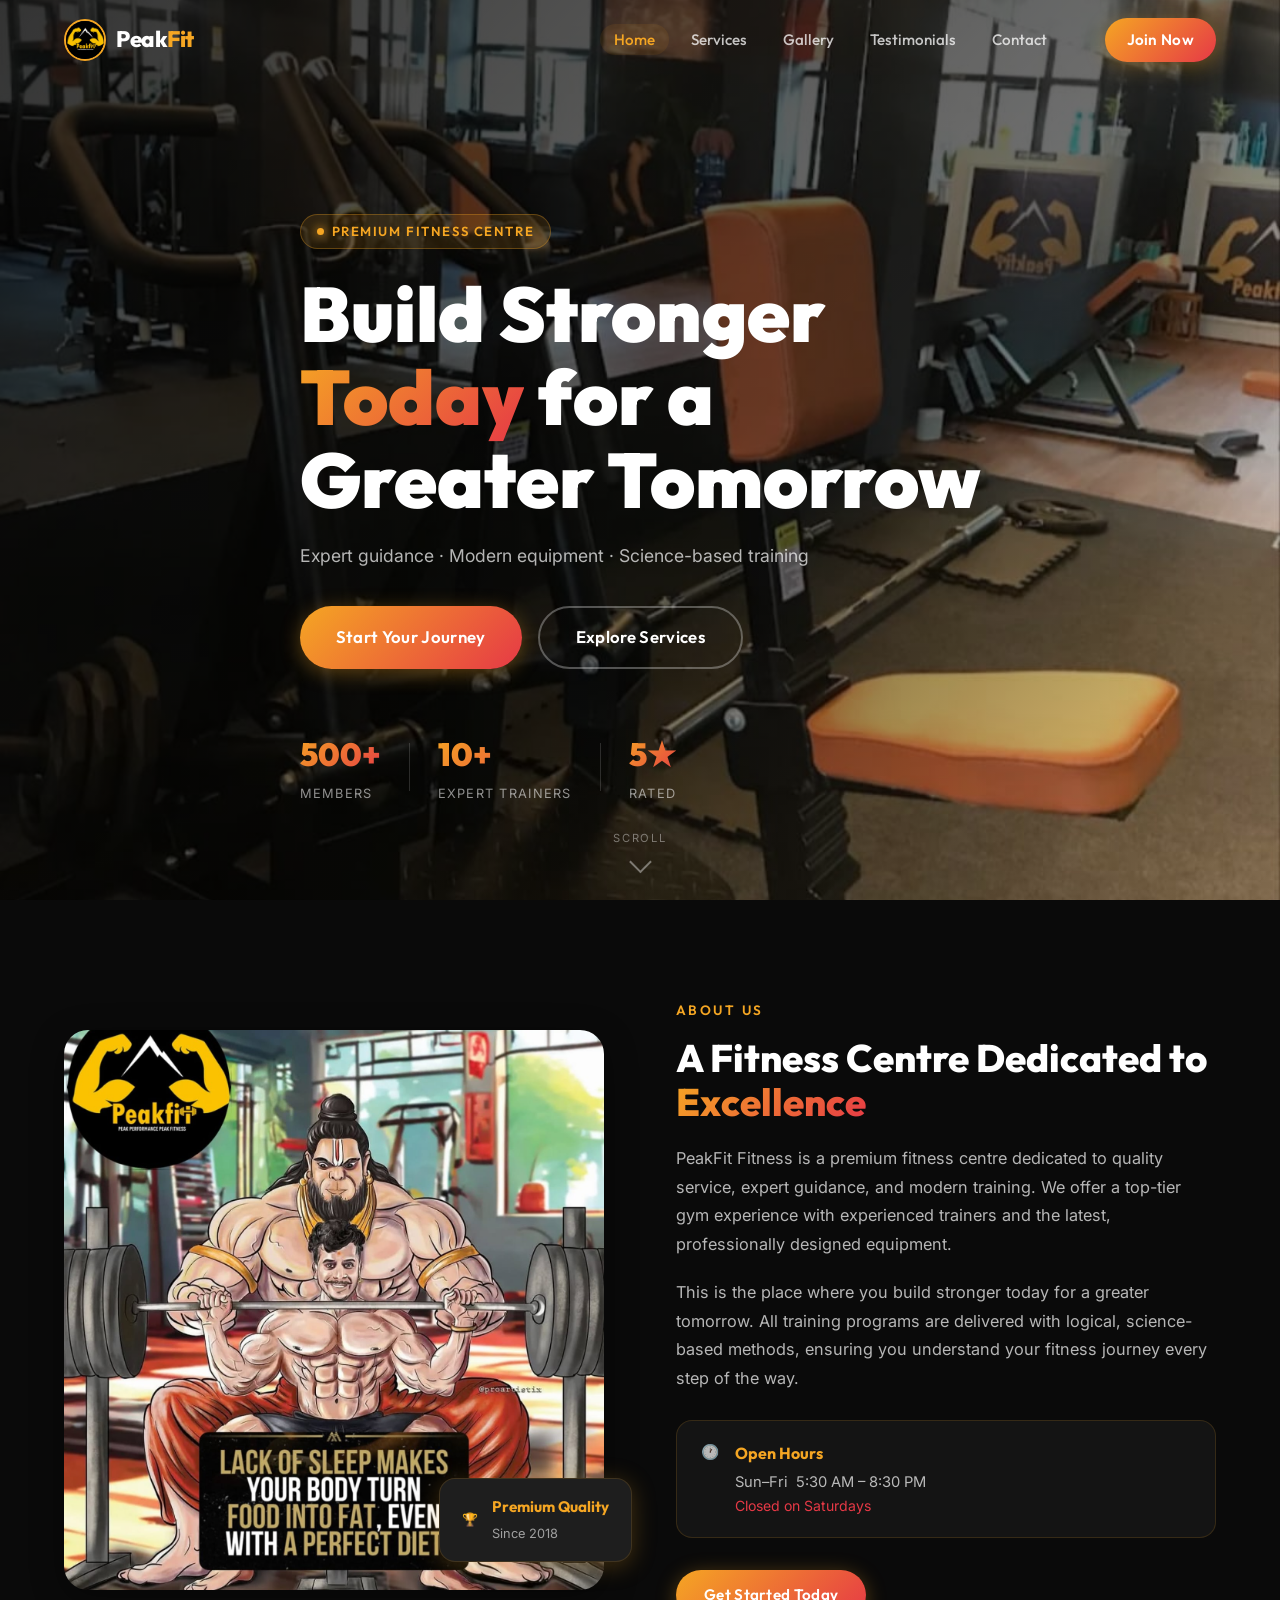
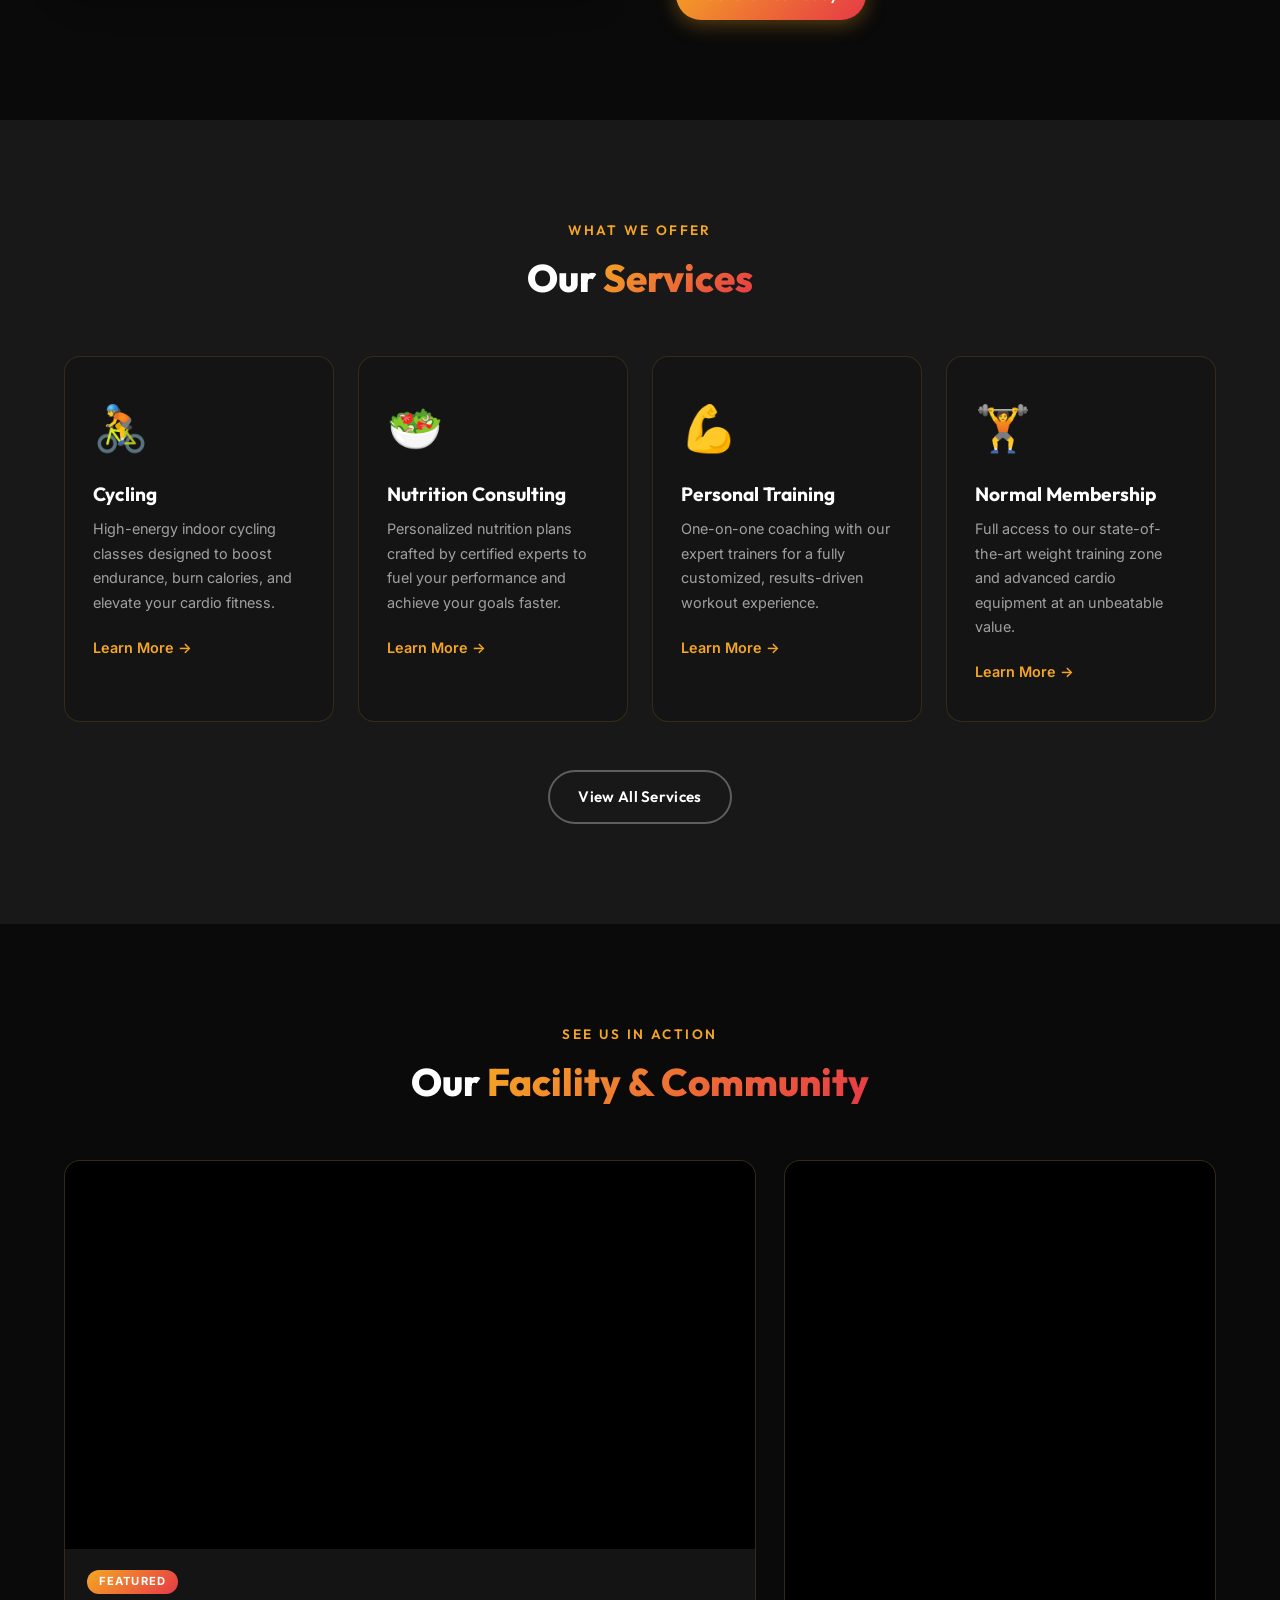
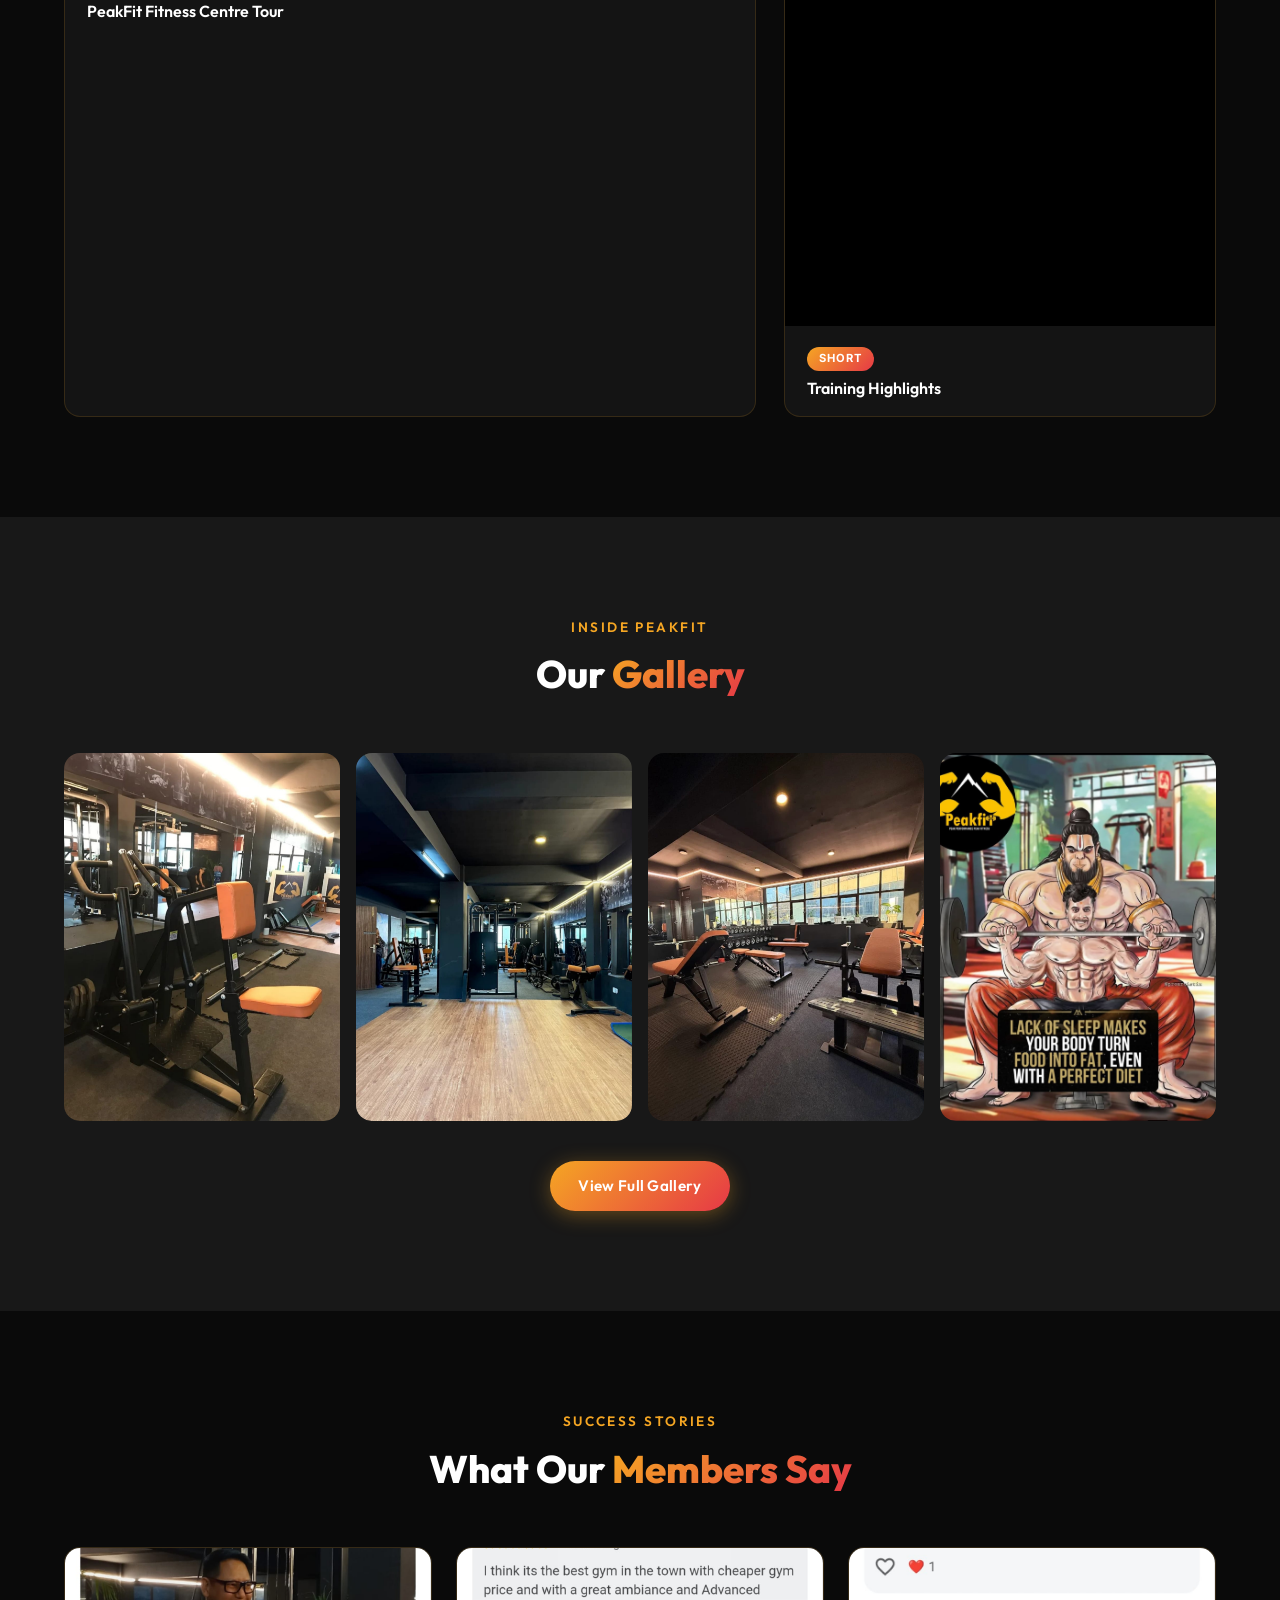
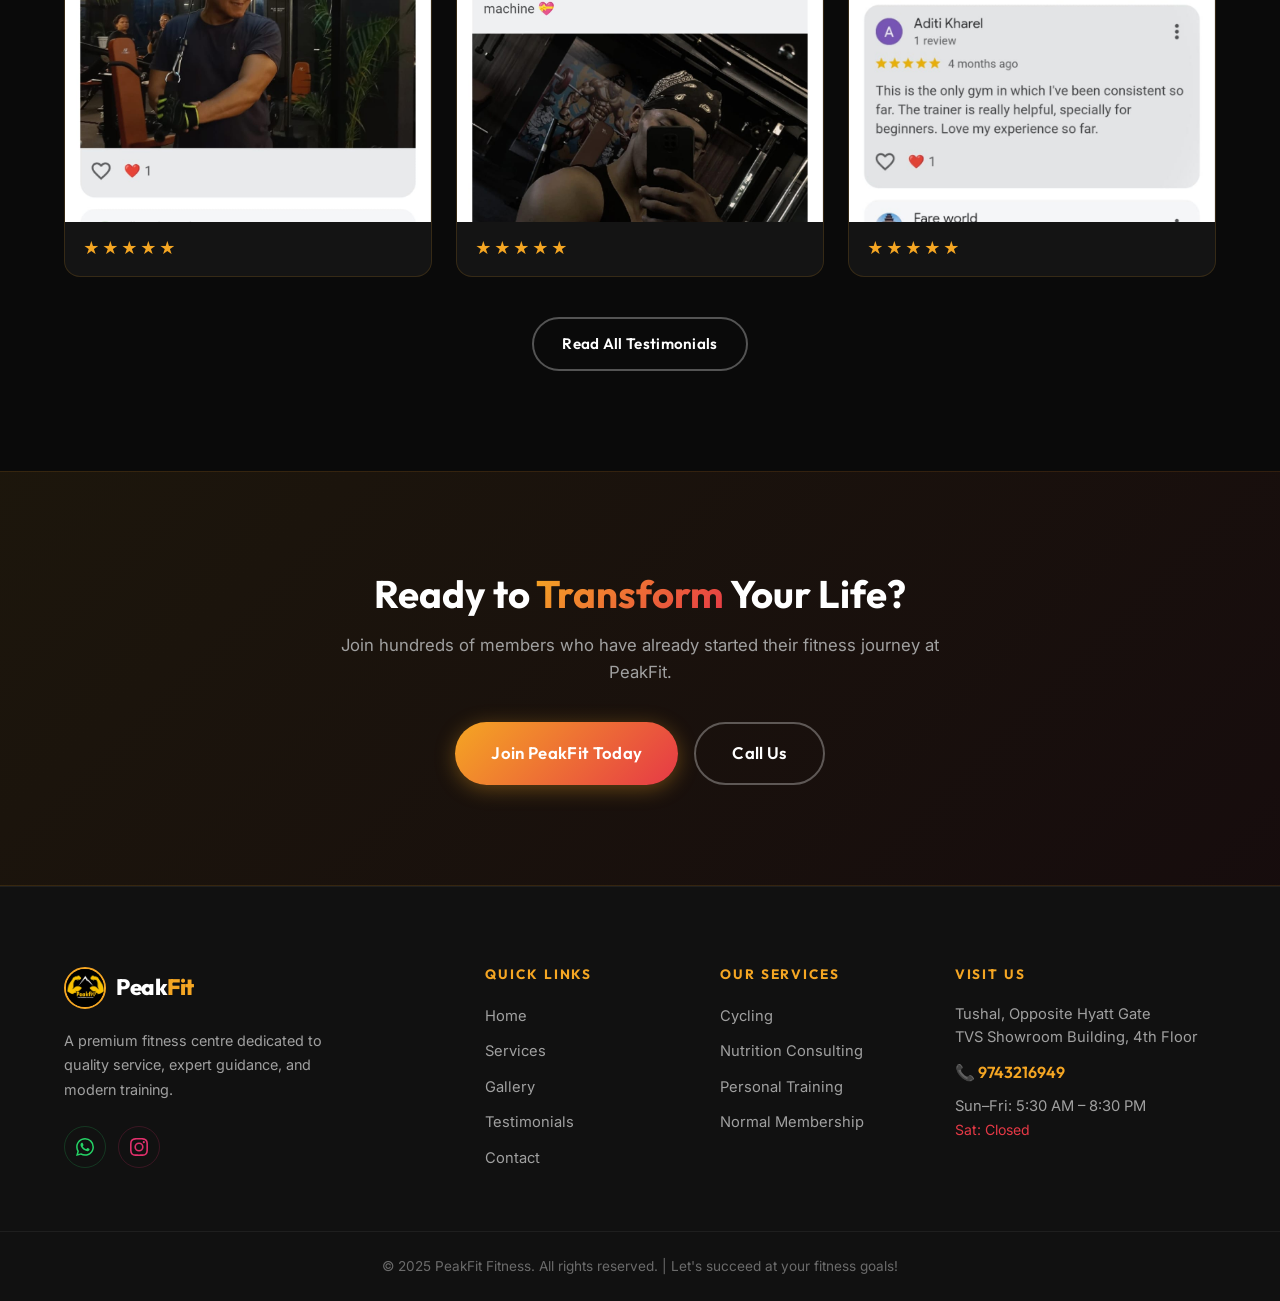
<file: index.html>
<!DOCTYPE html>
<html lang="en">
<head>
  <meta charset="UTF-8" />
  <meta name="viewport" content="width=device-width, initial-scale=1.0" />
  <title>PeakFit Fitness – Premium Fitness Centre</title>
  <meta name="description" content="PeakFit Fitness is a premium fitness centre dedicated to quality service, expert guidance, and modern training in Tushal, Kathmandu." />
  <link rel="stylesheet" href="css/style.css" />
  <link rel="preconnect" href="https://fonts.googleapis.com" />
  <link rel="preconnect" href="https://fonts.gstatic.com" crossorigin />
  <link href="https://fonts.googleapis.com/css2?family=Outfit:wght@300;400;500;600;700;800;900&family=Inter:wght@300;400;500;600&display=swap" rel="stylesheet" />
</head>
<body>

  <!-- ===== NAVBAR ===== -->
  <nav class="navbar" id="navbar">
    <div class="nav-container">
      <a href="index.html" class="nav-logo">
        <img src="gallery/logo.jpeg" alt="PeakFit Logo" class="logo-img" />
        <span class="logo-text">Peak<span class="accent">Fit</span></span>
      </a>
      <ul class="nav-links" id="navLinks">
        <li><a href="index.html" class="nav-link active">Home</a></li>
        <li><a href="services.html" class="nav-link">Services</a></li>
        <li><a href="gallery.html" class="nav-link">Gallery</a></li>
        <li><a href="testimonials.html" class="nav-link">Testimonials</a></li>
        <li><a href="contact.html" class="nav-link">Contact</a></li>
      </ul>
      <a href="contact.html" class="btn btn-primary nav-cta">Join Now</a>
      <button class="hamburger" id="hamburger" aria-label="Toggle Menu">
        <span></span><span></span><span></span>
      </button>
    </div>
  </nav>

  <!-- ===== HERO ===== -->
  <section class="hero" id="hero">
    <div class="hero-bg">
      <div class="hero-slide active" style="background-image:url('gallery/studio.jpeg')"></div>
      <div class="hero-slide" style="background-image:url('gallery/studio 2.jpeg')"></div>
      <div class="hero-slide" style="background-image:url('gallery/studio 3.jpeg')"></div>
    </div>
    <div class="hero-overlay"></div>
    <div class="hero-content container">
      <div class="hero-badge">
        <span class="badge-dot"></span>
        Premium Fitness Centre
      </div>
      <h1 class="hero-title">
        Build Stronger <br/><span class="gradient-text">Today</span> for a<br/>Greater Tomorrow
      </h1>
      <p class="hero-subtitle">Expert guidance · Modern equipment · Science-based training</p>
      <div class="hero-actions">
        <a href="contact.html" class="btn btn-primary btn-lg">Start Your Journey</a>
        <a href="services.html" class="btn btn-outline btn-lg">Explore Services</a>
      </div>
      <div class="hero-stats">
        <div class="stat">
          <span class="stat-num">500+</span>
          <span class="stat-label">Members</span>
        </div>
        <div class="stat-divider"></div>
        <div class="stat">
          <span class="stat-num">10+</span>
          <span class="stat-label">Expert Trainers</span>
        </div>
        <div class="stat-divider"></div>
        <div class="stat">
          <span class="stat-num">5★</span>
          <span class="stat-label">Rated</span>
        </div>
      </div>
    </div>
    <div class="hero-scroll-hint">
      <span>Scroll</span>
      <div class="scroll-arrow"></div>
    </div>
  </section>

  <!-- ===== ABOUT STRIP ===== -->
  <section class="about-strip section-gap">
    <div class="container about-grid">
      <div class="about-image-wrap">
        <img src="gallery/hanuman.jpeg" alt="PeakFit Training" class="about-img" loading="lazy"/>
        <div class="about-badge-float">
          <span class="badge-icon">🏆</span>
          <div>
            <strong>Premium Quality</strong>
            <span>Since 2018</span>
          </div>
        </div>
      </div>
      <div class="about-content">
        <p class="section-eyebrow">About Us</p>
        <h2 class="section-title">A Fitness Centre Dedicated to <span class="gradient-text">Excellence</span></h2>
        <p class="about-text">
          PeakFit Fitness is a premium fitness centre dedicated to quality service, expert guidance, and modern training. We offer a top-tier gym experience with experienced trainers and the latest, professionally designed equipment.
        </p>
        <p class="about-text">
          This is the place where you build stronger today for a greater tomorrow. All training programs are delivered with logical, science-based methods, ensuring you understand your fitness journey every step of the way.
        </p>
        <div class="about-hours">
          <div class="hours-card">
            <span class="hours-icon">🕐</span>
            <div>
              <strong>Open Hours</strong>
              <span>Sun–Fri &nbsp;5:30 AM – 8:30 PM</span>
              <span class="closed">Closed on Saturdays</span>
            </div>
          </div>
        </div>
        <a href="contact.html" class="btn btn-primary">Get Started Today</a>
      </div>
    </div>
  </section>

  <!-- ===== SERVICES PREVIEW ===== -->
  <section class="services-preview section-gap bg-dark-alt">
    <div class="container">
      <p class="section-eyebrow text-center">What We Offer</p>
      <h2 class="section-title text-center">Our <span class="gradient-text">Services</span></h2>
      <div class="services-grid">
        <div class="service-card" data-aos="fade-up">
          <div class="service-icon">🚴</div>
          <h3>Cycling</h3>
          <p>High-energy indoor cycling classes designed to boost endurance, burn calories, and elevate your cardio fitness.</p>
          <a href="services.html" class="service-link">Learn More →</a>
        </div>
        <div class="service-card" data-aos="fade-up" data-aos-delay="100">
          <div class="service-icon">🥗</div>
          <h3>Nutrition Consulting</h3>
          <p>Personalized nutrition plans crafted by certified experts to fuel your performance and achieve your goals faster.</p>
          <a href="services.html" class="service-link">Learn More →</a>
        </div>
        <div class="service-card" data-aos="fade-up" data-aos-delay="200">
          <div class="service-icon">💪</div>
          <h3>Personal Training</h3>
          <p>One-on-one coaching with our expert trainers for a fully customized, results-driven workout experience.</p>
          <a href="services.html" class="service-link">Learn More →</a>
        </div>
        <div class="service-card" data-aos="fade-up" data-aos-delay="300">
          <div class="service-icon">🏋️</div>
          <h3>Normal Membership</h3>
          <p>Full access to our state-of-the-art weight training zone and advanced cardio equipment at an unbeatable value.</p>
          <a href="services.html" class="service-link">Learn More →</a>
        </div>
      </div>
      <div class="text-center" style="margin-top:3rem">
        <a href="services.html" class="btn btn-outline">View All Services</a>
      </div>
    </div>
  </section>

  <!-- ===== VIDEO SECTION ===== -->
  <section class="video-section section-gap">
    <div class="container">
      <p class="section-eyebrow text-center">See Us In Action</p>
      <h2 class="section-title text-center">Our <span class="gradient-text">Facility & Community</span></h2>
      <div class="video-grid">
        <div class="video-card video-card-main">
          <div class="video-frame-wrap">
            <iframe
              src="https://www.youtube.com/embed/WlTQG9CSSpc"
              title="PeakFit Fitness – Main Video"
              frameborder="0"
              allow="accelerometer; autoplay; clipboard-write; encrypted-media; gyroscope; picture-in-picture"
              allowfullscreen>
            </iframe>
          </div>
          <div class="video-label">
            <span class="video-tag">Featured</span>
            <h4>PeakFit Fitness Centre Tour</h4>
          </div>
        </div>
        <div class="video-card video-card-side">
          <div class="video-frame-wrap video-frame-short">
            <iframe
              src="https://www.youtube.com/embed/o1RymjUprbM"
              title="PeakFit Fitness – Short"
              frameborder="0"
              allow="accelerometer; autoplay; clipboard-write; encrypted-media; gyroscope; picture-in-picture"
              allowfullscreen>
            </iframe>
          </div>
          <div class="video-label">
            <span class="video-tag">Short</span>
            <h4>Training Highlights</h4>
          </div>
        </div>
      </div>
    </div>
  </section>

  <!-- ===== GALLERY PREVIEW ===== -->
  <section class="gallery-preview section-gap bg-dark-alt">
    <div class="container">
      <p class="section-eyebrow text-center">Inside PeakFit</p>
      <h2 class="section-title text-center">Our <span class="gradient-text">Gallery</span></h2>
      <div class="gallery-masonry">
        <div class="gallery-item">
          <img src="gallery/studio.jpeg" alt="PeakFit Studio" loading="lazy"/>
          <div class="gallery-overlay"><span>Studio</span></div>
        </div>
        <div class="gallery-item">
          <img src="gallery/studio 2.jpeg" alt="PeakFit Training Area" loading="lazy"/>
          <div class="gallery-overlay"><span>Training Area</span></div>
        </div>
        <div class="gallery-item">
          <img src="gallery/studio 3.jpeg" alt="PeakFit Equipment" loading="lazy"/>
          <div class="gallery-overlay"><span>Equipment</span></div>
        </div>
        <div class="gallery-item">
          <img src="gallery/hanuman.jpeg" alt="PeakFit Training" loading="lazy"/>
          <div class="gallery-overlay"><span>Training</span></div>
        </div>
      </div>
      <div class="text-center" style="margin-top:2.5rem">
        <a href="gallery.html" class="btn btn-primary">View Full Gallery</a>
      </div>
    </div>
  </section>

  <!-- ===== TESTIMONIALS PREVIEW ===== -->
  <section class="testi-preview section-gap">
    <div class="container">
      <p class="section-eyebrow text-center">Success Stories</p>
      <h2 class="section-title text-center">What Our <span class="gradient-text">Members Say</span></h2>
      <div class="reviews-strip">
        <div class="review-img-card">
          <img src="gallery/review (1).jpeg" alt="Member Review" loading="lazy"/>
          <div class="review-stars">★★★★★</div>
        </div>
        <div class="review-img-card">
          <img src="gallery/review (2).jpeg" alt="Member Review" loading="lazy"/>
          <div class="review-stars">★★★★★</div>
        </div>
        <div class="review-img-card">
          <img src="gallery/review (3).jpeg" alt="Member Review" loading="lazy"/>
          <div class="review-stars">★★★★★</div>
        </div>
      </div>
      <div class="text-center" style="margin-top:2.5rem">
        <a href="testimonials.html" class="btn btn-outline">Read All Testimonials</a>
      </div>
    </div>
  </section>

  <!-- ===== CTA ===== -->
  <section class="cta-section section-gap">
    <div class="container cta-inner">
      <h2>Ready to <span class="gradient-text">Transform</span> Your Life?</h2>
      <p>Join hundreds of members who have already started their fitness journey at PeakFit.</p>
      <div class="cta-actions">
        <a href="contact.html" class="btn btn-primary btn-lg">Join PeakFit Today</a>
        <a href="tel:9743216949" class="btn btn-outline btn-lg">Call Us</a>
      </div>
    </div>
  </section>

  <!-- ===== FOOTER ===== -->
  <footer class="footer">
    <div class="container footer-grid">
      <div class="footer-brand">
        <a href="index.html" class="nav-logo">
          <img src="gallery/logo.jpeg" alt="PeakFit Logo" class="logo-img" />
          <span class="logo-text">Peak<span class="accent">Fit</span></span>
        </a>
        <p>A premium fitness centre dedicated to quality service, expert guidance, and modern training.</p>
        <div class="social-links">
          <a href="https://wa.me/9779743216949" target="_blank" class="social-btn whatsapp" aria-label="WhatsApp">
            <svg viewBox="0 0 24 24" fill="currentColor"><path d="M17.472 14.382c-.297-.149-1.758-.867-2.03-.967-.273-.099-.471-.148-.67.15-.197.297-.767.966-.94 1.164-.173.199-.347.223-.644.075-.297-.15-1.255-.463-2.39-1.475-.883-.788-1.48-1.761-1.653-2.059-.173-.297-.018-.458.13-.606.134-.133.298-.347.446-.52.149-.174.198-.298.298-.497.099-.198.05-.371-.025-.52-.075-.149-.669-1.612-.916-2.207-.242-.579-.487-.5-.669-.51-.173-.008-.371-.01-.57-.01-.198 0-.52.074-.792.372-.272.297-1.04 1.016-1.04 2.479 0 1.462 1.065 2.875 1.213 3.074.149.198 2.096 3.2 5.077 4.487.709.306 1.262.489 1.694.625.712.227 1.36.195 1.871.118.571-.085 1.758-.719 2.006-1.413.248-.694.248-1.289.173-1.413-.074-.124-.272-.198-.57-.347m-5.421 7.403h-.004a9.87 9.87 0 01-5.031-1.378l-.361-.214-3.741.982.998-3.648-.235-.374a9.86 9.86 0 01-1.51-5.26c.001-5.45 4.436-9.884 9.888-9.884 2.64 0 5.122 1.03 6.988 2.898a9.825 9.825 0 012.893 6.994c-.003 5.45-4.437 9.884-9.885 9.884m8.413-18.297A11.815 11.815 0 0012.05 0C5.495 0 .16 5.335.157 11.892c0 2.096.547 4.142 1.588 5.945L.057 24l6.305-1.654a11.882 11.882 0 005.683 1.448h.005c6.554 0 11.89-5.335 11.893-11.893a11.821 11.821 0 00-3.48-8.413z"/></svg>
          </a>
          <a href="https://www.instagram.com/peakfit_fitness" target="_blank" class="social-btn instagram" aria-label="Instagram">
            <svg viewBox="0 0 24 24" fill="currentColor"><path d="M12 2.163c3.204 0 3.584.012 4.85.07 3.252.148 4.771 1.691 4.919 4.919.058 1.265.069 1.645.069 4.849 0 3.205-.012 3.584-.069 4.849-.149 3.225-1.664 4.771-4.919 4.919-1.266.058-1.644.07-4.85.07-3.204 0-3.584-.012-4.849-.07-3.26-.149-4.771-1.699-4.919-4.92-.058-1.265-.07-1.644-.07-4.849 0-3.204.013-3.583.07-4.849.149-3.227 1.664-4.771 4.919-4.919 1.266-.057 1.645-.069 4.849-.069zM12 0C8.741 0 8.333.014 7.053.072 2.695.272.273 2.69.073 7.052.014 8.333 0 8.741 0 12c0 3.259.014 3.668.072 4.948.2 4.358 2.618 6.78 6.98 6.98C8.333 23.986 8.741 24 12 24c3.259 0 3.668-.014 4.948-.072 4.354-.2 6.782-2.618 6.979-6.98.059-1.28.073-1.689.073-4.948 0-3.259-.014-3.667-.072-4.947-.196-4.354-2.617-6.78-6.979-6.98C15.668.014 15.259 0 12 0zm0 5.838a6.162 6.162 0 100 12.324 6.162 6.162 0 000-12.324zM12 16a4 4 0 110-8 4 4 0 010 8zm6.406-11.845a1.44 1.44 0 100 2.881 1.44 1.44 0 000-2.881z"/></svg>
          </a>
        </div>
      </div>
      <div class="footer-col">
        <h4>Quick Links</h4>
        <ul>
          <li><a href="index.html">Home</a></li>
          <li><a href="services.html">Services</a></li>
          <li><a href="gallery.html">Gallery</a></li>
          <li><a href="testimonials.html">Testimonials</a></li>
          <li><a href="contact.html">Contact</a></li>
        </ul>
      </div>
      <div class="footer-col">
        <h4>Our Services</h4>
        <ul>
          <li><a href="services.html">Cycling</a></li>
          <li><a href="services.html">Nutrition Consulting</a></li>
          <li><a href="services.html">Personal Training</a></li>
          <li><a href="services.html">Normal Membership</a></li>
        </ul>
      </div>
      <div class="footer-col">
        <h4>Visit Us</h4>
        <address>
          <p>Tushal, Opposite Hyatt Gate<br/>TVS Showroom Building, 4th Floor</p>
          <a href="tel:9743216949" class="footer-phone">📞 9743216949</a>
          <p class="footer-hours">Sun–Fri: 5:30 AM – 8:30 PM<br/><span class="closed">Sat: Closed</span></p>
        </address>
      </div>
    </div>
    <div class="footer-bottom">
      <p>© 2025 PeakFit Fitness. All rights reserved. | Let's succeed at your fitness goals!</p>
    </div>
  </footer>

  <script src="js/main.js"></script>
</body>
</html>
</file>
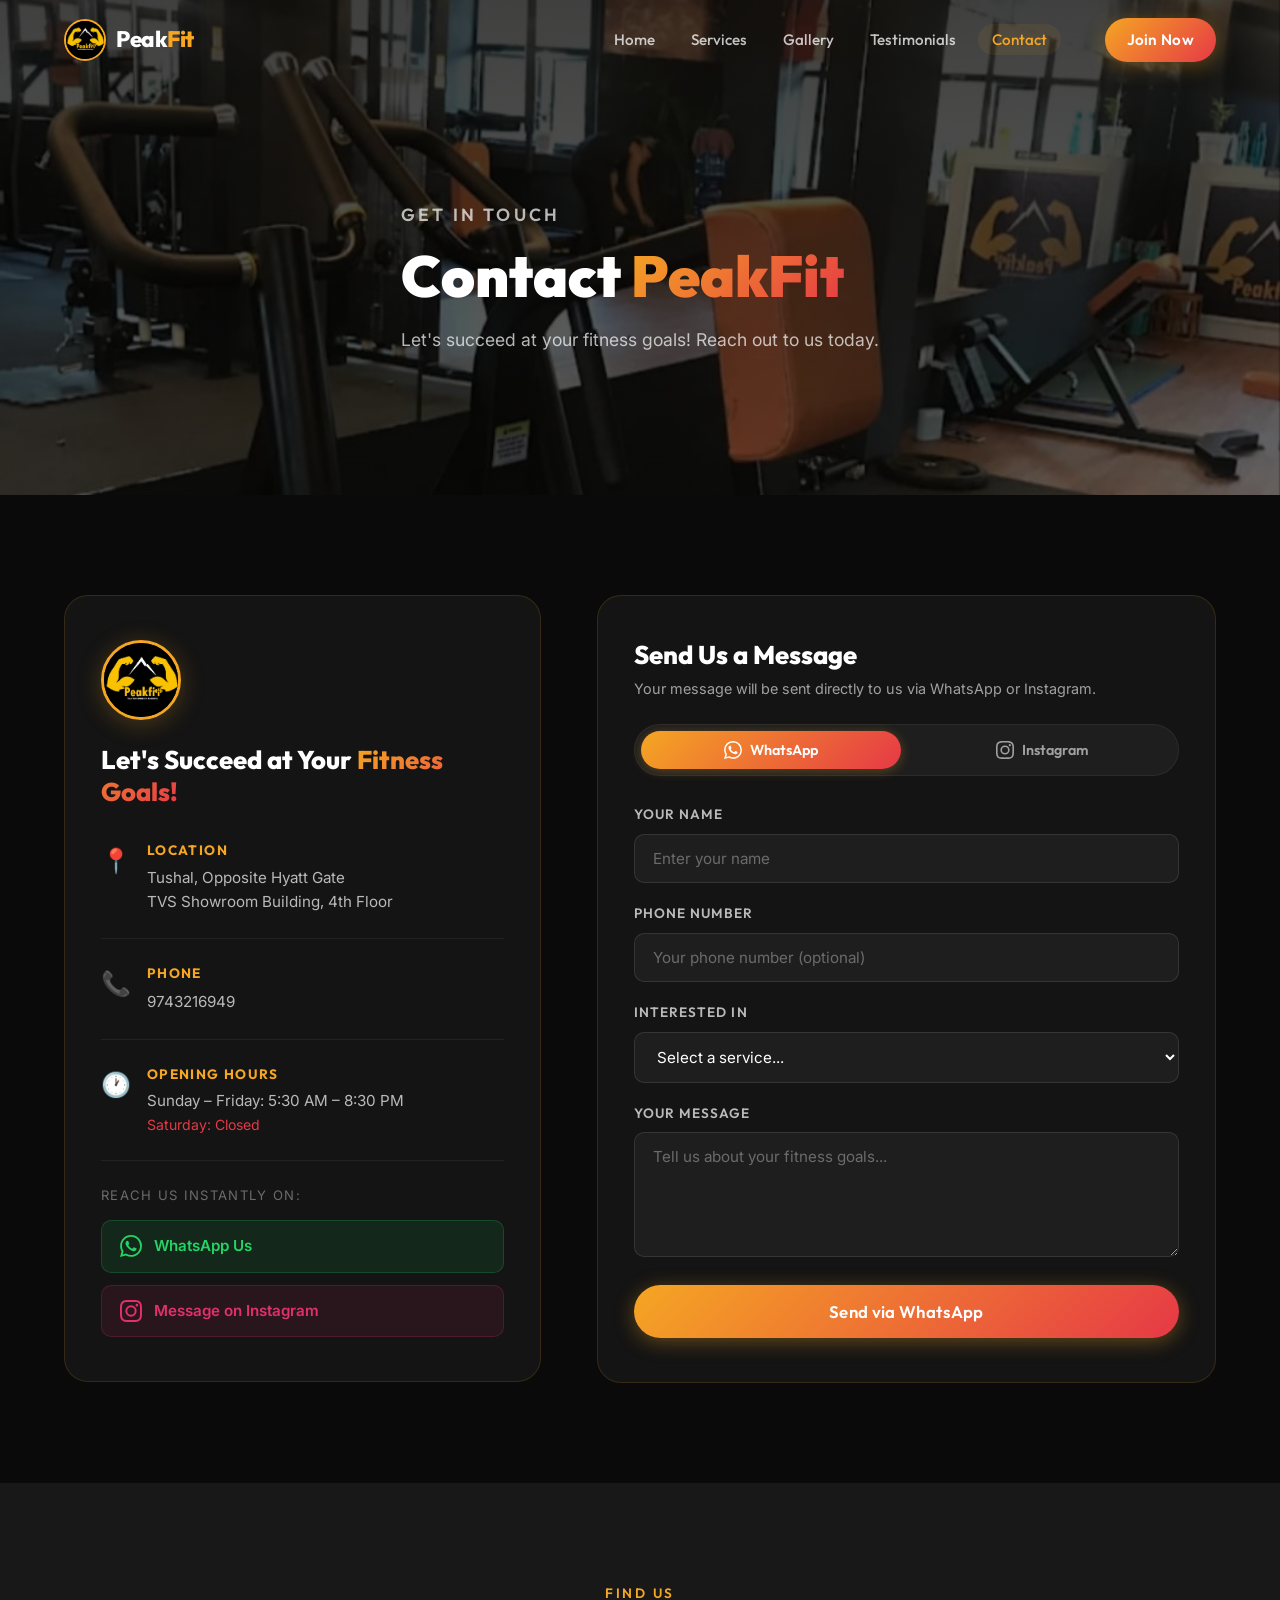
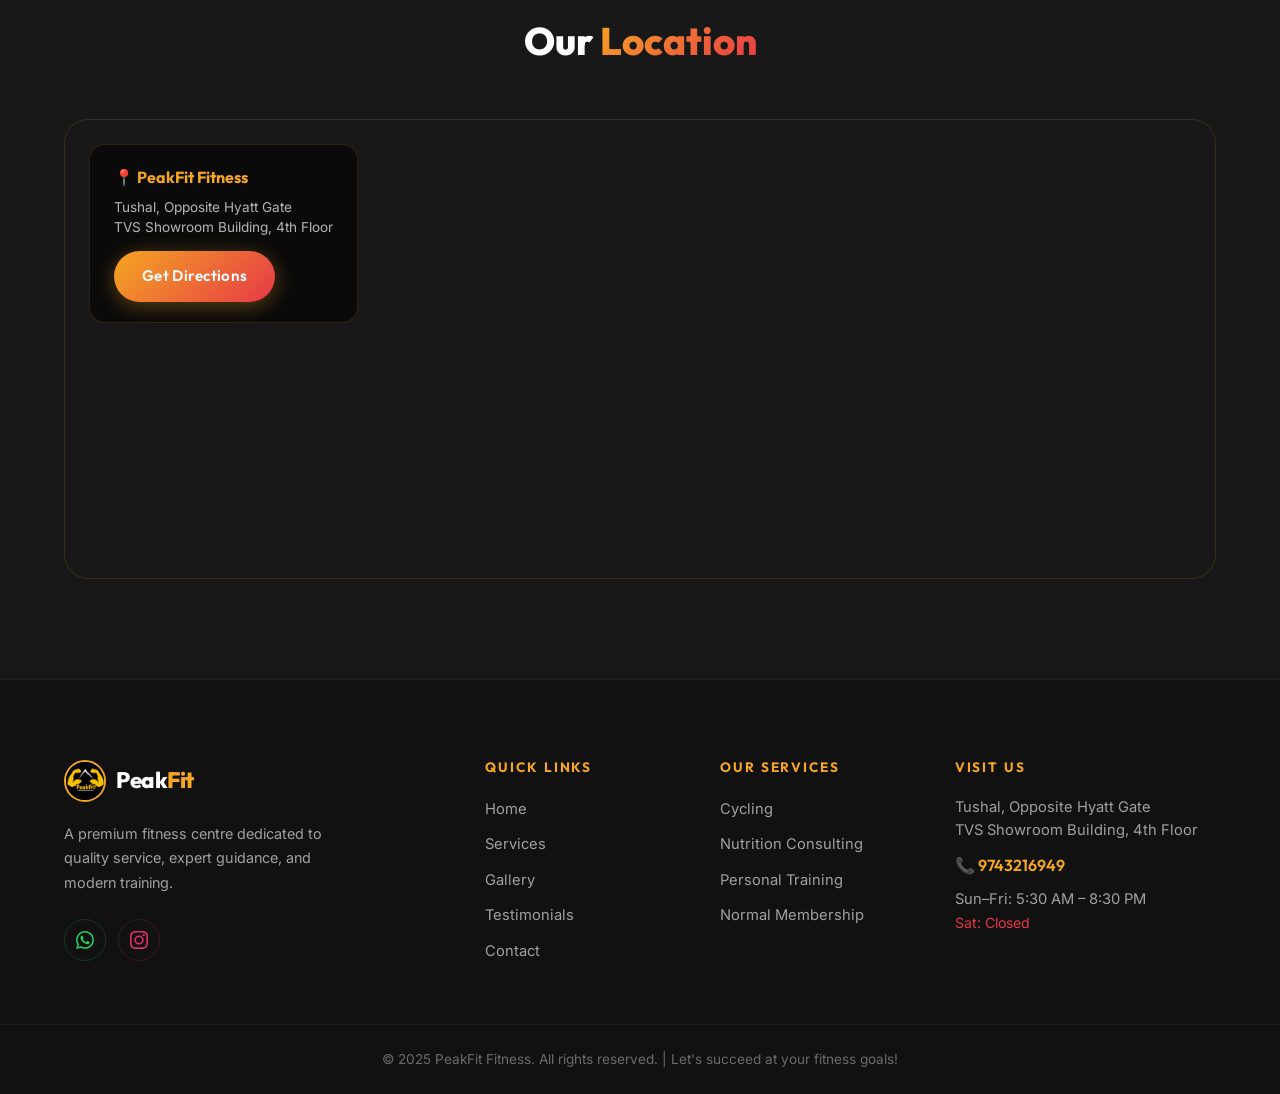
<file: contact.html>
<!DOCTYPE html>
<html lang="en">
<head>
  <meta charset="UTF-8" />
  <meta name="viewport" content="width=device-width, initial-scale=1.0" />
  <title>Contact – PeakFit Fitness</title>
  <meta name="description" content="Get in touch with PeakFit Fitness. Find us at Tushal, opposite Hyatt Gate, TVS Showroom Building 4th Floor. Call 9743216949." />
  <link rel="stylesheet" href="css/style.css" />
  <link rel="preconnect" href="https://fonts.googleapis.com" />
  <link rel="preconnect" href="https://fonts.gstatic.com" crossorigin />
  <link href="https://fonts.googleapis.com/css2?family=Outfit:wght@300;400;500;600;700;800;900&family=Inter:wght@300;400;500;600&display=swap" rel="stylesheet" />
</head>
<body>

  <!-- NAVBAR -->
  <nav class="navbar" id="navbar">
    <div class="nav-container">
      <a href="index.html" class="nav-logo">
        <img src="gallery/logo.jpeg" alt="PeakFit Logo" class="logo-img" />
        <span class="logo-text">Peak<span class="accent">Fit</span></span>
      </a>
      <ul class="nav-links" id="navLinks">
        <li><a href="index.html" class="nav-link">Home</a></li>
        <li><a href="services.html" class="nav-link">Services</a></li>
        <li><a href="gallery.html" class="nav-link">Gallery</a></li>
        <li><a href="testimonials.html" class="nav-link">Testimonials</a></li>
        <li><a href="contact.html" class="nav-link active">Contact</a></li>
      </ul>
      <a href="contact.html" class="btn btn-primary nav-cta">Join Now</a>
      <button class="hamburger" id="hamburger" aria-label="Toggle Menu">
        <span></span><span></span><span></span>
      </button>
    </div>
  </nav>

  <!-- PAGE HERO -->
  <section class="page-hero" style="background-image:url('gallery/studio.jpeg')">
    <div class="page-hero-overlay"></div>
    <div class="container page-hero-content">
      <p class="section-eyebrow">Get In Touch</p>
      <h1 class="page-hero-title">Contact <span class="gradient-text">PeakFit</span></h1>
      <p>Let's succeed at your fitness goals! Reach out to us today.</p>
    </div>
  </section>

  <!-- CONTACT SECTION -->
  <section class="section-gap">
    <div class="container contact-grid">

      <!-- INFO SIDE -->
      <div class="contact-info">
        <div class="contact-info-card">
          <div class="contact-logo-wrap">
            <img src="gallery/logo.jpeg" alt="PeakFit Logo" class="contact-logo" />
          </div>
          <h2 class="contact-tagline">Let's Succeed at Your <span class="gradient-text">Fitness Goals!</span></h2>

          <div class="info-item">
            <div class="info-icon">📍</div>
            <div>
              <strong>Location</strong>
              <p>Tushal, Opposite Hyatt Gate<br/>TVS Showroom Building, 4th Floor</p>
            </div>
          </div>

          <div class="info-item">
            <div class="info-icon">📞</div>
            <div>
              <strong>Phone</strong>
              <a href="tel:9743216949">9743216949</a>
            </div>
          </div>

          <div class="info-item">
            <div class="info-icon">🕐</div>
            <div>
              <strong>Opening Hours</strong>
              <p>Sunday – Friday: 5:30 AM – 8:30 PM</p>
              <p class="closed">Saturday: Closed</p>
            </div>
          </div>

          <!-- Social Reach Out -->
          <div class="contact-social-section">
            <p class="contact-social-label">Reach us instantly on:</p>
            <div class="contact-social-btns">
              <a href="https://wa.me/9779743216949" target="_blank" class="contact-social-link wa-link" id="whatsappDirectLink">
                <svg viewBox="0 0 24 24" fill="currentColor" width="22" height="22"><path d="M17.472 14.382c-.297-.149-1.758-.867-2.03-.967-.273-.099-.471-.148-.67.15-.197.297-.767.966-.94 1.164-.173.199-.347.223-.644.075-.297-.15-1.255-.463-2.39-1.475-.883-.788-1.48-1.761-1.653-2.059-.173-.297-.018-.458.13-.606.134-.133.298-.347.446-.52.149-.174.198-.298.298-.497.099-.198.05-.371-.025-.52-.075-.149-.669-1.612-.916-2.207-.242-.579-.487-.5-.669-.51-.173-.008-.371-.01-.57-.01-.198 0-.52.074-.792.372-.272.297-1.04 1.016-1.04 2.479 0 1.462 1.065 2.875 1.213 3.074.149.198 2.096 3.2 5.077 4.487.709.306 1.262.489 1.694.625.712.227 1.36.195 1.871.118.571-.085 1.758-.719 2.006-1.413.248-.694.248-1.289.173-1.413-.074-.124-.272-.198-.57-.347m-5.421 7.403h-.004a9.87 9.87 0 01-5.031-1.378l-.361-.214-3.741.982.998-3.648-.235-.374a9.86 9.86 0 01-1.51-5.26c.001-5.45 4.436-9.884 9.888-9.884 2.64 0 5.122 1.03 6.988 2.898a9.825 9.825 0 012.893 6.994c-.003 5.45-4.437 9.884-9.885 9.884m8.413-18.297A11.815 11.815 0 0012.05 0C5.495 0 .16 5.335.157 11.892c0 2.096.547 4.142 1.588 5.945L.057 24l6.305-1.654a11.882 11.882 0 005.683 1.448h.005c6.554 0 11.89-5.335 11.893-11.893a11.821 11.821 0 00-3.48-8.413z"/></svg>
                WhatsApp Us
              </a>
              <a href="https://www.instagram.com/peakfit_fitness" target="_blank" class="contact-social-link ig-link" id="instagramDirectLink">
                <svg viewBox="0 0 24 24" fill="currentColor" width="22" height="22"><path d="M12 2.163c3.204 0 3.584.012 4.85.07 3.252.148 4.771 1.691 4.919 4.919.058 1.265.069 1.645.069 4.849 0 3.205-.012 3.584-.069 4.849-.149 3.225-1.664 4.771-4.919 4.919-1.266.058-1.644.07-4.85.07-3.204 0-3.584-.012-4.849-.07-3.26-.149-4.771-1.699-4.919-4.92-.058-1.265-.07-1.644-.07-4.849 0-3.204.013-3.583.07-4.849.149-3.227 1.664-4.771 4.919-4.919 1.266-.057 1.645-.069 4.849-.069zM12 0C8.741 0 8.333.014 7.053.072 2.695.272.273 2.69.073 7.052.014 8.333 0 8.741 0 12c0 3.259.014 3.668.072 4.948.2 4.358 2.618 6.78 6.98 6.98C8.333 23.986 8.741 24 12 24c3.259 0 3.668-.014 4.948-.072 4.354-.2 6.782-2.618 6.979-6.98.059-1.28.073-1.689.073-4.948 0-3.259-.014-3.667-.072-4.947-.196-4.354-2.617-6.78-6.979-6.98C15.668.014 15.259 0 12 0zm0 5.838a6.162 6.162 0 100 12.324 6.162 6.162 0 000-12.324zM12 16a4 4 0 110-8 4 4 0 010 8zm6.406-11.845a1.44 1.44 0 100 2.881 1.44 1.44 0 000-2.881z"/></svg>
                Message on Instagram
              </a>
            </div>
          </div>
        </div>
      </div>

      <!-- FORM SIDE -->
      <div class="contact-form-wrap">
        <div class="contact-form-card">
          <h3>Send Us a Message</h3>
          <p class="form-subtitle">Your message will be sent directly to us via WhatsApp or Instagram.</p>

          <!-- Platform Toggle -->
          <div class="platform-toggle" id="platformToggle">
            <button class="platform-btn active" data-platform="whatsapp" id="waBtn">
              <svg viewBox="0 0 24 24" fill="currentColor" width="18" height="18"><path d="M17.472 14.382c-.297-.149-1.758-.867-2.03-.967-.273-.099-.471-.148-.67.15-.197.297-.767.966-.94 1.164-.173.199-.347.223-.644.075-.297-.15-1.255-.463-2.39-1.475-.883-.788-1.48-1.761-1.653-2.059-.173-.297-.018-.458.13-.606.134-.133.298-.347.446-.52.149-.174.198-.298.298-.497.099-.198.05-.371-.025-.52-.075-.149-.669-1.612-.916-2.207-.242-.579-.487-.5-.669-.51-.173-.008-.371-.01-.57-.01-.198 0-.52.074-.792.372-.272.297-1.04 1.016-1.04 2.479 0 1.462 1.065 2.875 1.213 3.074.149.198 2.096 3.2 5.077 4.487.709.306 1.262.489 1.694.625.712.227 1.36.195 1.871.118.571-.085 1.758-.719 2.006-1.413.248-.694.248-1.289.173-1.413-.074-.124-.272-.198-.57-.347m-5.421 7.403h-.004a9.87 9.87 0 01-5.031-1.378l-.361-.214-3.741.982.998-3.648-.235-.374a9.86 9.86 0 01-1.51-5.26c.001-5.45 4.436-9.884 9.888-9.884 2.64 0 5.122 1.03 6.988 2.898a9.825 9.825 0 012.893 6.994c-.003 5.45-4.437 9.884-9.885 9.884m8.413-18.297A11.815 11.815 0 0012.05 0C5.495 0 .16 5.335.157 11.892c0 2.096.547 4.142 1.588 5.945L.057 24l6.305-1.654a11.882 11.882 0 005.683 1.448h.005c6.554 0 11.89-5.335 11.893-11.893a11.821 11.821 0 00-3.48-8.413z"/></svg>
              WhatsApp
            </button>
            <button class="platform-btn" data-platform="instagram" id="igBtn">
              <svg viewBox="0 0 24 24" fill="currentColor" width="18" height="18"><path d="M12 2.163c3.204 0 3.584.012 4.85.07 3.252.148 4.771 1.691 4.919 4.919.058 1.265.069 1.645.069 4.849 0 3.205-.012 3.584-.069 4.849-.149 3.225-1.664 4.771-4.919 4.919-1.266.058-1.644.07-4.85.07-3.204 0-3.584-.012-4.849-.07-3.26-.149-4.771-1.699-4.919-4.92-.058-1.265-.07-1.644-.07-4.849 0-3.204.013-3.583.07-4.849.149-3.227 1.664-4.771 4.919-4.919 1.266-.057 1.645-.069 4.849-.069zM12 0C8.741 0 8.333.014 7.053.072 2.695.272.273 2.69.073 7.052.014 8.333 0 8.741 0 12c0 3.259.014 3.668.072 4.948.2 4.358 2.618 6.78 6.98 6.98C8.333 23.986 8.741 24 12 24c3.259 0 3.668-.014 4.948-.072 4.354-.2 6.782-2.618 6.979-6.98.059-1.28.073-1.689.073-4.948 0-3.259-.014-3.667-.072-4.947-.196-4.354-2.617-6.78-6.979-6.98C15.668.014 15.259 0 12 0zm0 5.838a6.162 6.162 0 100 12.324 6.162 6.162 0 000-12.324zM12 16a4 4 0 110-8 4 4 0 010 8zm6.406-11.845a1.44 1.44 0 100 2.881 1.44 1.44 0 000-2.881z"/></svg>
              Instagram
            </button>
          </div>

          <form id="contactForm" novalidate>
            <div class="form-group">
              <label for="userName">Your Name</label>
              <input type="text" id="userName" name="name" placeholder="Enter your name" required />
            </div>
            <div class="form-group">
              <label for="userPhone">Phone Number</label>
              <input type="tel" id="userPhone" name="phone" placeholder="Your phone number (optional)" />
            </div>
            <div class="form-group">
              <label for="userService">Interested In</label>
              <select id="userService" name="service">
                <option value="">Select a service...</option>
                <option value="Cycling">Cycling</option>
                <option value="Nutrition Consulting">Nutrition Consulting</option>
                <option value="Personal Training">Personal Training</option>
                <option value="Normal Membership">Normal Membership (Weight & Cardio)</option>
                <option value="General Inquiry">General Inquiry</option>
              </select>
            </div>
            <div class="form-group">
              <label for="userMessage">Your Message</label>
              <textarea id="userMessage" name="message" rows="5" placeholder="Tell us about your fitness goals..." required></textarea>
            </div>
            <button type="submit" class="btn btn-primary btn-lg btn-full" id="sendBtn">
              <span id="sendBtnText">Send via WhatsApp</span>
            </button>
          </form>
        </div>
      </div>
    </div>
  </section>

  <!-- MAP -->
  <section class="map-section section-gap bg-dark-alt">
    <div class="container">
      <p class="section-eyebrow text-center">Find Us</p>
      <h2 class="section-title text-center">Our <span class="gradient-text">Location</span></h2>
      <div class="map-wrapper">
        <iframe
          src="https://www.google.com/maps/embed?pb=!1m18!1m12!1m3!1d3532.2!2d85.3240!3d27.7172!2m3!1f0!2f0!3f0!3m2!1i1024!2i768!4f13.1!3m3!1m2!1s0x39eb19b0a7b4c5c1%3A0x0!2sTushal%2C+Kathmandu!5e0!3m2!1sen!2snp!4v1620000000000!5m2!1sen!2snp"
          allowfullscreen
          loading="lazy"
          referrerpolicy="no-referrer-when-downgrade"
          title="PeakFit Fitness Location">
        </iframe>
        <div class="map-overlay-card">
          <strong>📍 PeakFit Fitness</strong>
          <p>Tushal, Opposite Hyatt Gate<br/>TVS Showroom Building, 4th Floor</p>
          <a href="https://maps.google.com/?q=Tushal+Kathmandu" target="_blank" class="btn btn-primary">Get Directions</a>
        </div>
      </div>
    </div>
  </section>

  <!-- FOOTER -->
  <footer class="footer">
    <div class="container footer-grid">
      <div class="footer-brand">
        <a href="index.html" class="nav-logo">
          <img src="gallery/logo.jpeg" alt="PeakFit Logo" class="logo-img" />
          <span class="logo-text">Peak<span class="accent">Fit</span></span>
        </a>
        <p>A premium fitness centre dedicated to quality service, expert guidance, and modern training.</p>
        <div class="social-links">
          <a href="https://wa.me/9779743216949" target="_blank" class="social-btn whatsapp" aria-label="WhatsApp">
            <svg viewBox="0 0 24 24" fill="currentColor"><path d="M17.472 14.382c-.297-.149-1.758-.867-2.03-.967-.273-.099-.471-.148-.67.15-.197.297-.767.966-.94 1.164-.173.199-.347.223-.644.075-.297-.15-1.255-.463-2.39-1.475-.883-.788-1.48-1.761-1.653-2.059-.173-.297-.018-.458.13-.606.134-.133.298-.347.446-.52.149-.174.198-.298.298-.497.099-.198.05-.371-.025-.52-.075-.149-.669-1.612-.916-2.207-.242-.579-.487-.5-.669-.51-.173-.008-.371-.01-.57-.01-.198 0-.52.074-.792.372-.272.297-1.04 1.016-1.04 2.479 0 1.462 1.065 2.875 1.213 3.074.149.198 2.096 3.2 5.077 4.487.709.306 1.262.489 1.694.625.712.227 1.36.195 1.871.118.571-.085 1.758-.719 2.006-1.413.248-.694.248-1.289.173-1.413-.074-.124-.272-.198-.57-.347m-5.421 7.403h-.004a9.87 9.87 0 01-5.031-1.378l-.361-.214-3.741.982.998-3.648-.235-.374a9.86 9.86 0 01-1.51-5.26c.001-5.45 4.436-9.884 9.888-9.884 2.64 0 5.122 1.03 6.988 2.898a9.825 9.825 0 012.893 6.994c-.003 5.45-4.437 9.884-9.885 9.884m8.413-18.297A11.815 11.815 0 0012.05 0C5.495 0 .16 5.335.157 11.892c0 2.096.547 4.142 1.588 5.945L.057 24l6.305-1.654a11.882 11.882 0 005.683 1.448h.005c6.554 0 11.89-5.335 11.893-11.893a11.821 11.821 0 00-3.48-8.413z"/></svg>
          </a>
          <a href="https://www.instagram.com/peakfit_fitness" target="_blank" class="social-btn instagram" aria-label="Instagram">
            <svg viewBox="0 0 24 24" fill="currentColor"><path d="M12 2.163c3.204 0 3.584.012 4.85.07 3.252.148 4.771 1.691 4.919 4.919.058 1.265.069 1.645.069 4.849 0 3.205-.012 3.584-.069 4.849-.149 3.225-1.664 4.771-4.919 4.919-1.266.058-1.644.07-4.85.07-3.204 0-3.584-.012-4.849-.07-3.26-.149-4.771-1.699-4.919-4.92-.058-1.265-.07-1.644-.07-4.849 0-3.204.013-3.583.07-4.849.149-3.227 1.664-4.771 4.919-4.919 1.266-.057 1.645-.069 4.849-.069zM12 0C8.741 0 8.333.014 7.053.072 2.695.272.273 2.69.073 7.052.014 8.333 0 8.741 0 12c0 3.259.014 3.668.072 4.948.2 4.358 2.618 6.78 6.98 6.98C8.333 23.986 8.741 24 12 24c3.259 0 3.668-.014 4.948-.072 4.354-.2 6.782-2.618 6.979-6.98.059-1.28.073-1.689.073-4.948 0-3.259-.014-3.667-.072-4.947-.196-4.354-2.617-6.78-6.979-6.98C15.668.014 15.259 0 12 0zm0 5.838a6.162 6.162 0 100 12.324 6.162 6.162 0 000-12.324zM12 16a4 4 0 110-8 4 4 0 010 8zm6.406-11.845a1.44 1.44 0 100 2.881 1.44 1.44 0 000-2.881z"/></svg>
          </a>
        </div>
      </div>
      <div class="footer-col">
        <h4>Quick Links</h4>
        <ul>
          <li><a href="index.html">Home</a></li>
          <li><a href="services.html">Services</a></li>
          <li><a href="gallery.html">Gallery</a></li>
          <li><a href="testimonials.html">Testimonials</a></li>
          <li><a href="contact.html">Contact</a></li>
        </ul>
      </div>
      <div class="footer-col">
        <h4>Our Services</h4>
        <ul>
          <li><a href="services.html">Cycling</a></li>
          <li><a href="services.html">Nutrition Consulting</a></li>
          <li><a href="services.html">Personal Training</a></li>
          <li><a href="services.html">Normal Membership</a></li>
        </ul>
      </div>
      <div class="footer-col">
        <h4>Visit Us</h4>
        <address>
          <p>Tushal, Opposite Hyatt Gate<br/>TVS Showroom Building, 4th Floor</p>
          <a href="tel:9743216949" class="footer-phone">📞 9743216949</a>
          <p class="footer-hours">Sun–Fri: 5:30 AM – 8:30 PM<br/><span class="closed">Sat: Closed</span></p>
        </address>
      </div>
    </div>
    <div class="footer-bottom">
      <p>© 2025 PeakFit Fitness. All rights reserved. | Let's succeed at your fitness goals!</p>
    </div>
  </footer>

  <script src="js/main.js"></script>
</body>
</html>
</file>
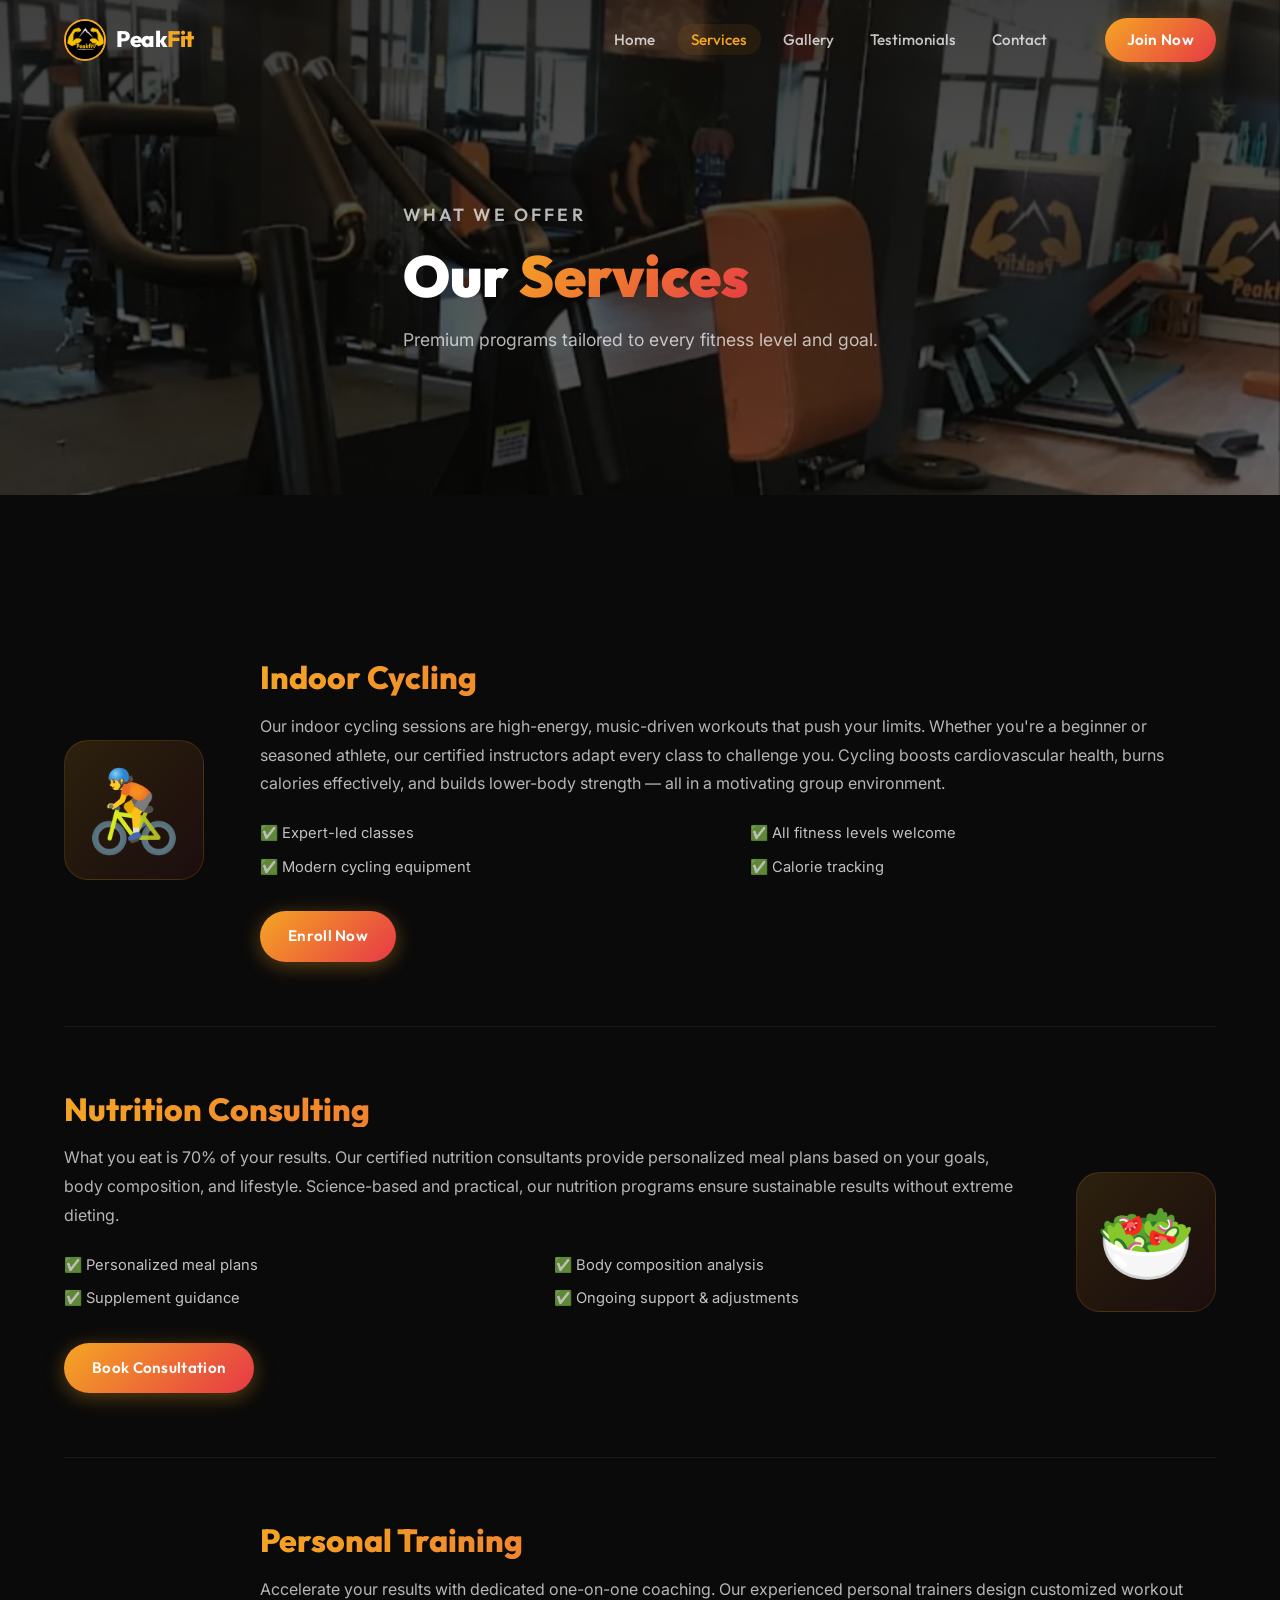
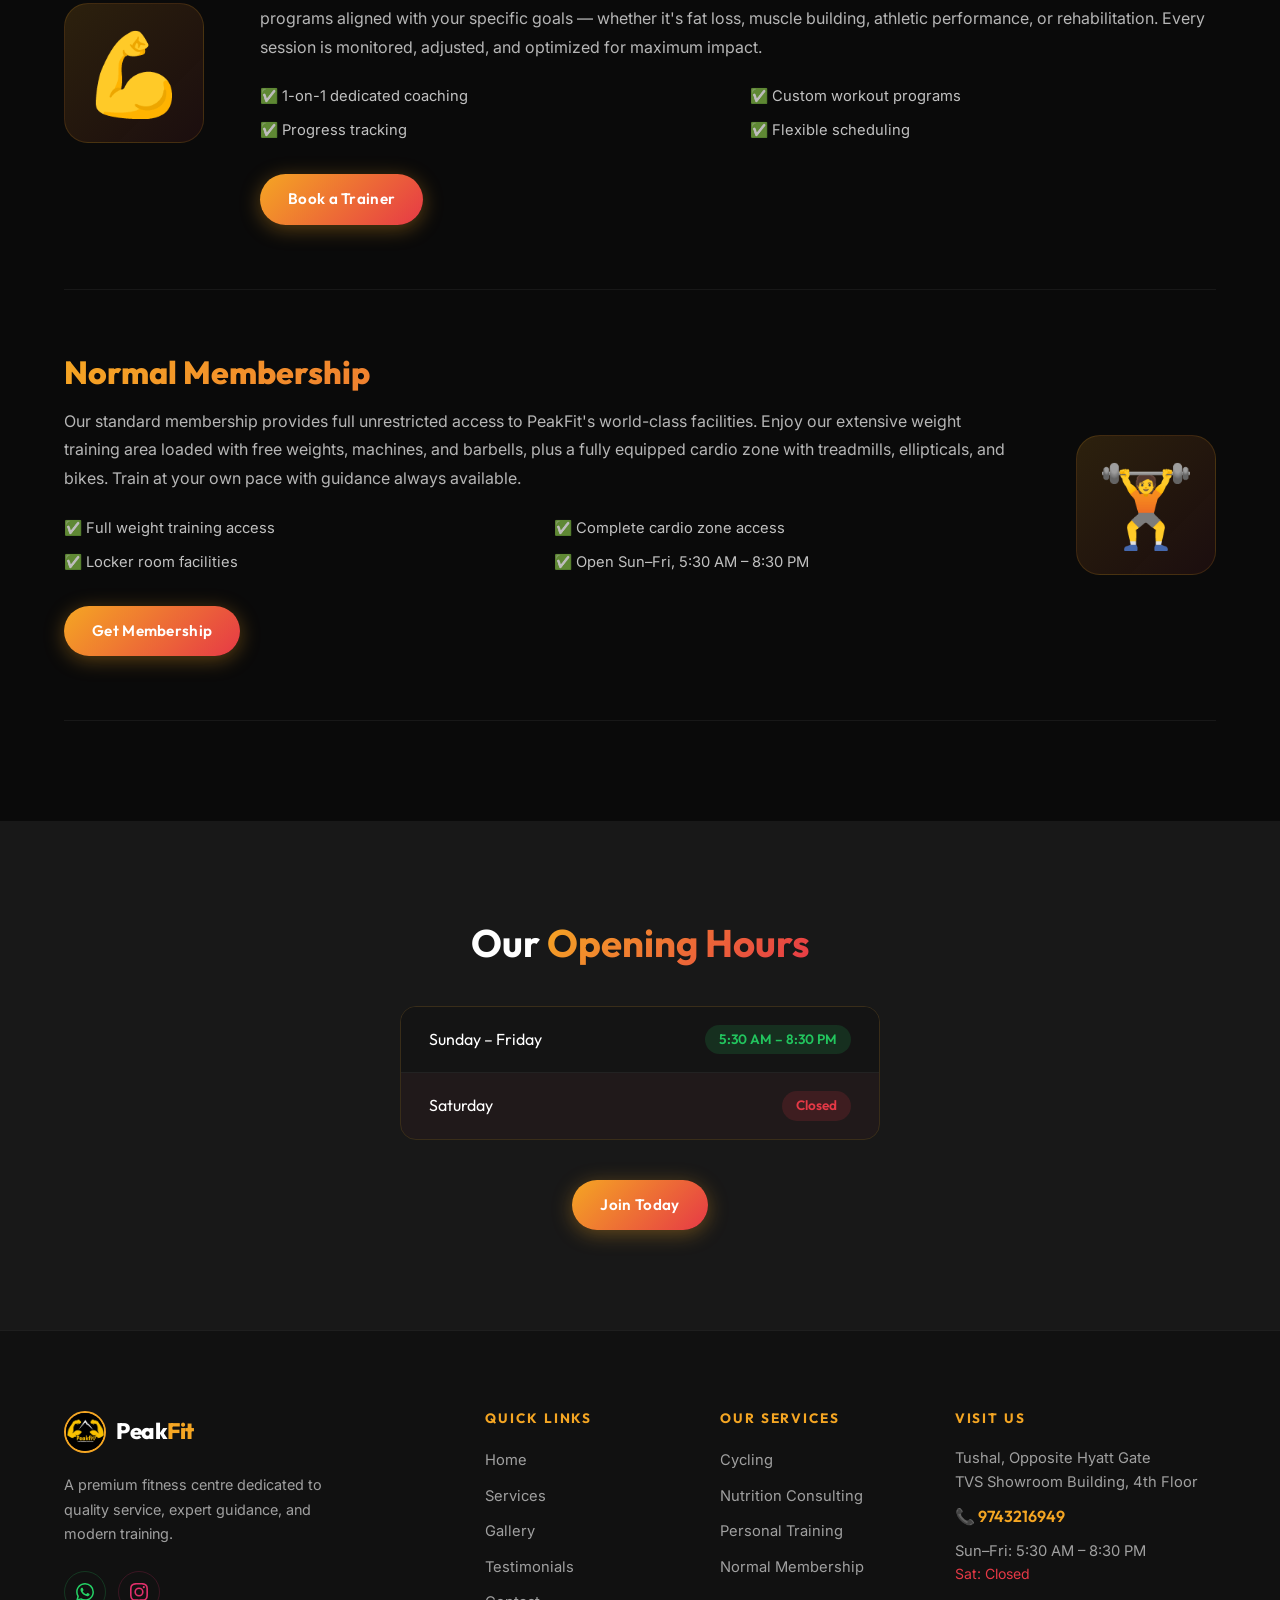
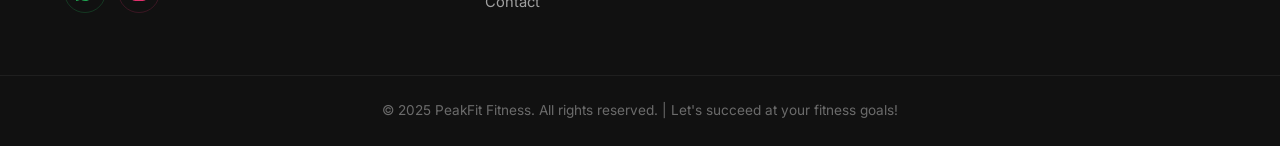
<file: services.html>
<!DOCTYPE html>
<html lang="en">
<head>
  <meta charset="UTF-8" />
  <meta name="viewport" content="width=device-width, initial-scale=1.0" />
  <title>Services – PeakFit Fitness</title>
  <meta name="description" content="Explore PeakFit Fitness services: cycling, nutrition consulting, personal training, and membership plans." />
  <link rel="stylesheet" href="css/style.css" />
  <link rel="preconnect" href="https://fonts.googleapis.com" />
  <link rel="preconnect" href="https://fonts.gstatic.com" crossorigin />
  <link href="https://fonts.googleapis.com/css2?family=Outfit:wght@300;400;500;600;700;800;900&family=Inter:wght@300;400;500;600&display=swap" rel="stylesheet" />
</head>
<body>

  <!-- NAVBAR -->
  <nav class="navbar" id="navbar">
    <div class="nav-container">
      <a href="index.html" class="nav-logo">
        <img src="gallery/logo.jpeg" alt="PeakFit Logo" class="logo-img" />
        <span class="logo-text">Peak<span class="accent">Fit</span></span>
      </a>
      <ul class="nav-links" id="navLinks">
        <li><a href="index.html" class="nav-link">Home</a></li>
        <li><a href="services.html" class="nav-link active">Services</a></li>
        <li><a href="gallery.html" class="nav-link">Gallery</a></li>
        <li><a href="testimonials.html" class="nav-link">Testimonials</a></li>
        <li><a href="contact.html" class="nav-link">Contact</a></li>
      </ul>
      <a href="contact.html" class="btn btn-primary nav-cta">Join Now</a>
      <button class="hamburger" id="hamburger" aria-label="Toggle Menu">
        <span></span><span></span><span></span>
      </button>
    </div>
  </nav>

  <!-- PAGE HERO -->
  <section class="page-hero" style="background-image:url('gallery/studio.jpeg')">
    <div class="page-hero-overlay"></div>
    <div class="container page-hero-content">
      <p class="section-eyebrow">What We Offer</p>
      <h1 class="page-hero-title">Our <span class="gradient-text">Services</span></h1>
      <p>Premium programs tailored to every fitness level and goal.</p>
    </div>
  </section>

  <!-- SERVICES DETAILED -->
  <section class="section-gap">
    <div class="container">
      <!-- Cycling -->
      <div class="service-detail-card" id="cycling">
        <div class="svc-icon-large">🚴</div>
        <div class="svc-content">
          <h2>Indoor Cycling</h2>
          <p>Our indoor cycling sessions are high-energy, music-driven workouts that push your limits. Whether you're a beginner or seasoned athlete, our certified instructors adapt every class to challenge you. Cycling boosts cardiovascular health, burns calories effectively, and builds lower-body strength — all in a motivating group environment.</p>
          <ul class="svc-features">
            <li>✅ Expert-led classes</li>
            <li>✅ All fitness levels welcome</li>
            <li>✅ Modern cycling equipment</li>
            <li>✅ Calorie tracking</li>
          </ul>
          <a href="contact.html" class="btn btn-primary">Enroll Now</a>
        </div>
      </div>

      <!-- Nutrition -->
      <div class="service-detail-card reverse" id="nutrition">
        <div class="svc-icon-large">🥗</div>
        <div class="svc-content">
          <h2>Nutrition Consulting</h2>
          <p>What you eat is 70% of your results. Our certified nutrition consultants provide personalized meal plans based on your goals, body composition, and lifestyle. Science-based and practical, our nutrition programs ensure sustainable results without extreme dieting.</p>
          <ul class="svc-features">
            <li>✅ Personalized meal plans</li>
            <li>✅ Body composition analysis</li>
            <li>✅ Supplement guidance</li>
            <li>✅ Ongoing support & adjustments</li>
          </ul>
          <a href="contact.html" class="btn btn-primary">Book Consultation</a>
        </div>
      </div>

      <!-- Personal Training -->
      <div class="service-detail-card" id="personal-training">
        <div class="svc-icon-large">💪</div>
        <div class="svc-content">
          <h2>Personal Training</h2>
          <p>Accelerate your results with dedicated one-on-one coaching. Our experienced personal trainers design customized workout programs aligned with your specific goals — whether it's fat loss, muscle building, athletic performance, or rehabilitation. Every session is monitored, adjusted, and optimized for maximum impact.</p>
          <ul class="svc-features">
            <li>✅ 1-on-1 dedicated coaching</li>
            <li>✅ Custom workout programs</li>
            <li>✅ Progress tracking</li>
            <li>✅ Flexible scheduling</li>
          </ul>
          <a href="contact.html" class="btn btn-primary">Book a Trainer</a>
        </div>
      </div>

      <!-- Membership -->
      <div class="service-detail-card reverse" id="membership">
        <div class="svc-icon-large">🏋️</div>
        <div class="svc-content">
          <h2>Normal Membership</h2>
          <p>Our standard membership provides full unrestricted access to PeakFit's world-class facilities. Enjoy our extensive weight training area loaded with free weights, machines, and barbells, plus a fully equipped cardio zone with treadmills, ellipticals, and bikes. Train at your own pace with guidance always available.</p>
          <ul class="svc-features">
            <li>✅ Full weight training access</li>
            <li>✅ Complete cardio zone access</li>
            <li>✅ Locker room facilities</li>
            <li>✅ Open Sun–Fri, 5:30 AM – 8:30 PM</li>
          </ul>
          <a href="contact.html" class="btn btn-primary">Get Membership</a>
        </div>
      </div>
    </div>
  </section>

  <!-- HOURS BANNER -->
  <section class="hours-banner section-gap bg-dark-alt">
    <div class="container hours-banner-inner">
      <h2>Our <span class="gradient-text">Opening Hours</span></h2>
      <div class="hours-table">
        <div class="hours-row">
          <span>Sunday – Friday</span>
          <span class="open-badge">5:30 AM – 8:30 PM</span>
        </div>
        <div class="hours-row closed-row">
          <span>Saturday</span>
          <span class="closed-badge">Closed</span>
        </div>
      </div>
      <a href="contact.html" class="btn btn-primary">Join Today</a>
    </div>
  </section>

  <!-- FOOTER -->
  <footer class="footer">
    <div class="container footer-grid">
      <div class="footer-brand">
        <a href="index.html" class="nav-logo">
          <img src="gallery/logo.jpeg" alt="PeakFit Logo" class="logo-img" />
          <span class="logo-text">Peak<span class="accent">Fit</span></span>
        </a>
        <p>A premium fitness centre dedicated to quality service, expert guidance, and modern training.</p>
        <div class="social-links">
          <a href="https://wa.me/9779743216949" target="_blank" class="social-btn whatsapp" aria-label="WhatsApp">
            <svg viewBox="0 0 24 24" fill="currentColor"><path d="M17.472 14.382c-.297-.149-1.758-.867-2.03-.967-.273-.099-.471-.148-.67.15-.197.297-.767.966-.94 1.164-.173.199-.347.223-.644.075-.297-.15-1.255-.463-2.39-1.475-.883-.788-1.48-1.761-1.653-2.059-.173-.297-.018-.458.13-.606.134-.133.298-.347.446-.52.149-.174.198-.298.298-.497.099-.198.05-.371-.025-.52-.075-.149-.669-1.612-.916-2.207-.242-.579-.487-.5-.669-.51-.173-.008-.371-.01-.57-.01-.198 0-.52.074-.792.372-.272.297-1.04 1.016-1.04 2.479 0 1.462 1.065 2.875 1.213 3.074.149.198 2.096 3.2 5.077 4.487.709.306 1.262.489 1.694.625.712.227 1.36.195 1.871.118.571-.085 1.758-.719 2.006-1.413.248-.694.248-1.289.173-1.413-.074-.124-.272-.198-.57-.347m-5.421 7.403h-.004a9.87 9.87 0 01-5.031-1.378l-.361-.214-3.741.982.998-3.648-.235-.374a9.86 9.86 0 01-1.51-5.26c.001-5.45 4.436-9.884 9.888-9.884 2.64 0 5.122 1.03 6.988 2.898a9.825 9.825 0 012.893 6.994c-.003 5.45-4.437 9.884-9.885 9.884m8.413-18.297A11.815 11.815 0 0012.05 0C5.495 0 .16 5.335.157 11.892c0 2.096.547 4.142 1.588 5.945L.057 24l6.305-1.654a11.882 11.882 0 005.683 1.448h.005c6.554 0 11.89-5.335 11.893-11.893a11.821 11.821 0 00-3.48-8.413z"/></svg>
          </a>
          <a href="https://www.instagram.com/peakfit_fitness" target="_blank" class="social-btn instagram" aria-label="Instagram">
            <svg viewBox="0 0 24 24" fill="currentColor"><path d="M12 2.163c3.204 0 3.584.012 4.85.07 3.252.148 4.771 1.691 4.919 4.919.058 1.265.069 1.645.069 4.849 0 3.205-.012 3.584-.069 4.849-.149 3.225-1.664 4.771-4.919 4.919-1.266.058-1.644.07-4.85.07-3.204 0-3.584-.012-4.849-.07-3.26-.149-4.771-1.699-4.919-4.92-.058-1.265-.07-1.644-.07-4.849 0-3.204.013-3.583.07-4.849.149-3.227 1.664-4.771 4.919-4.919 1.266-.057 1.645-.069 4.849-.069zM12 0C8.741 0 8.333.014 7.053.072 2.695.272.273 2.69.073 7.052.014 8.333 0 8.741 0 12c0 3.259.014 3.668.072 4.948.2 4.358 2.618 6.78 6.98 6.98C8.333 23.986 8.741 24 12 24c3.259 0 3.668-.014 4.948-.072 4.354-.2 6.782-2.618 6.979-6.98.059-1.28.073-1.689.073-4.948 0-3.259-.014-3.667-.072-4.947-.196-4.354-2.617-6.78-6.979-6.98C15.668.014 15.259 0 12 0zm0 5.838a6.162 6.162 0 100 12.324 6.162 6.162 0 000-12.324zM12 16a4 4 0 110-8 4 4 0 010 8zm6.406-11.845a1.44 1.44 0 100 2.881 1.44 1.44 0 000-2.881z"/></svg>
          </a>
        </div>
      </div>
      <div class="footer-col">
        <h4>Quick Links</h4>
        <ul>
          <li><a href="index.html">Home</a></li>
          <li><a href="services.html">Services</a></li>
          <li><a href="gallery.html">Gallery</a></li>
          <li><a href="testimonials.html">Testimonials</a></li>
          <li><a href="contact.html">Contact</a></li>
        </ul>
      </div>
      <div class="footer-col">
        <h4>Our Services</h4>
        <ul>
          <li><a href="#cycling">Cycling</a></li>
          <li><a href="#nutrition">Nutrition Consulting</a></li>
          <li><a href="#personal-training">Personal Training</a></li>
          <li><a href="#membership">Normal Membership</a></li>
        </ul>
      </div>
      <div class="footer-col">
        <h4>Visit Us</h4>
        <address>
          <p>Tushal, Opposite Hyatt Gate<br/>TVS Showroom Building, 4th Floor</p>
          <a href="tel:9743216949" class="footer-phone">📞 9743216949</a>
          <p class="footer-hours">Sun–Fri: 5:30 AM – 8:30 PM<br/><span class="closed">Sat: Closed</span></p>
        </address>
      </div>
    </div>
    <div class="footer-bottom">
      <p>© 2025 PeakFit Fitness. All rights reserved. | Let's succeed at your fitness goals!</p>
    </div>
  </footer>

  <script src="js/main.js"></script>
</body>
</html>
</file>
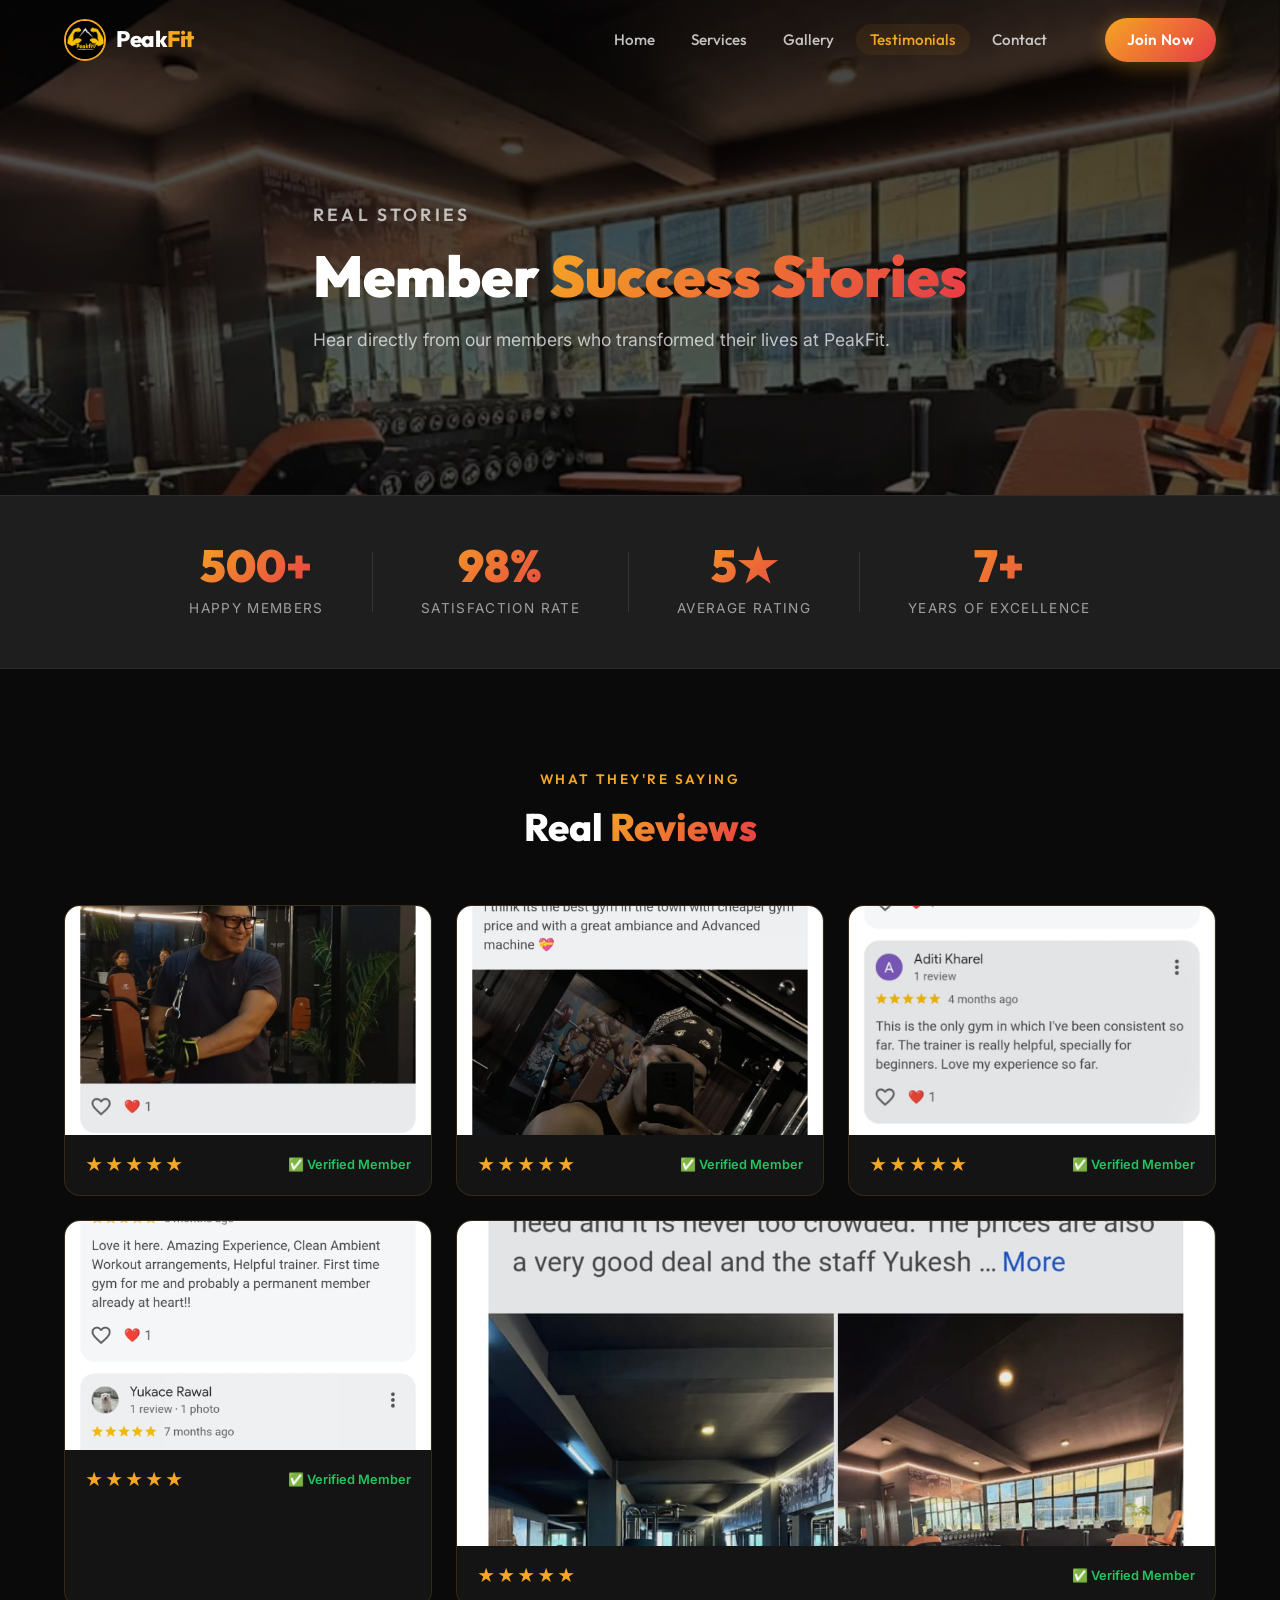
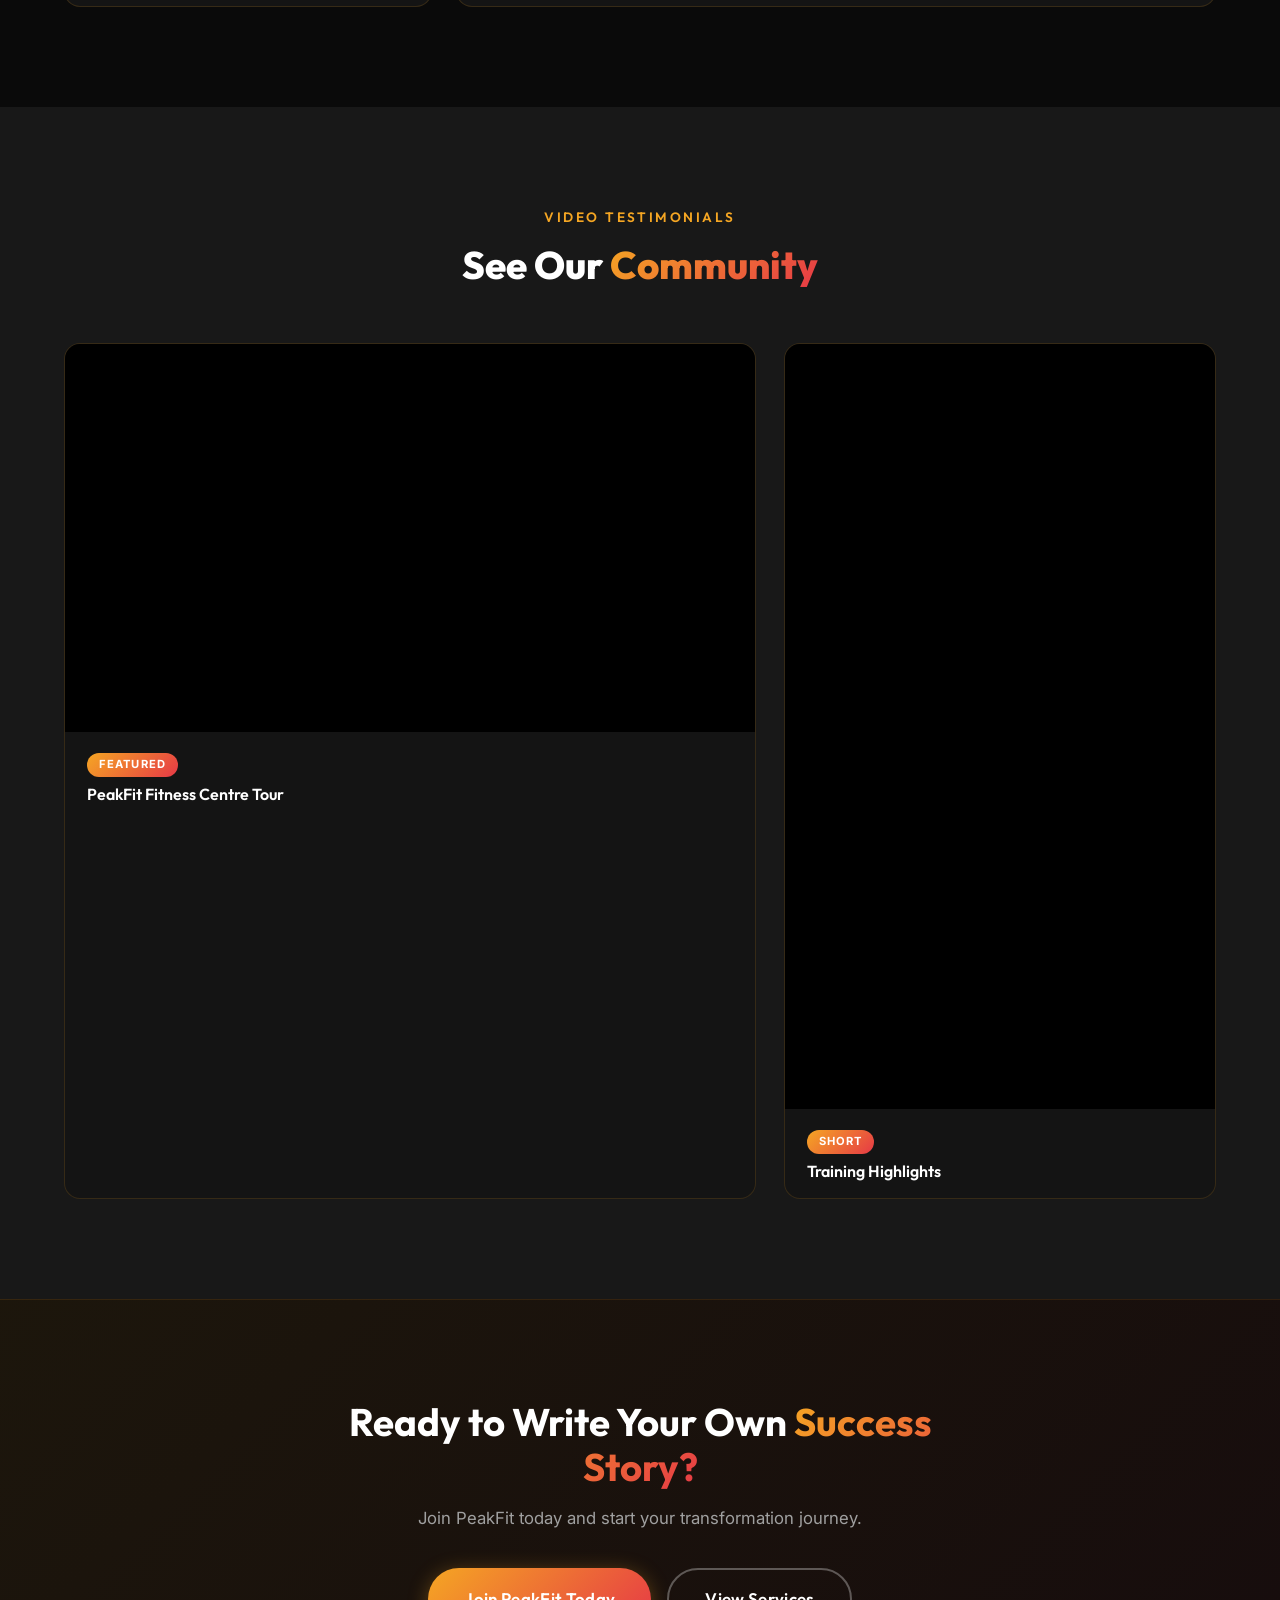
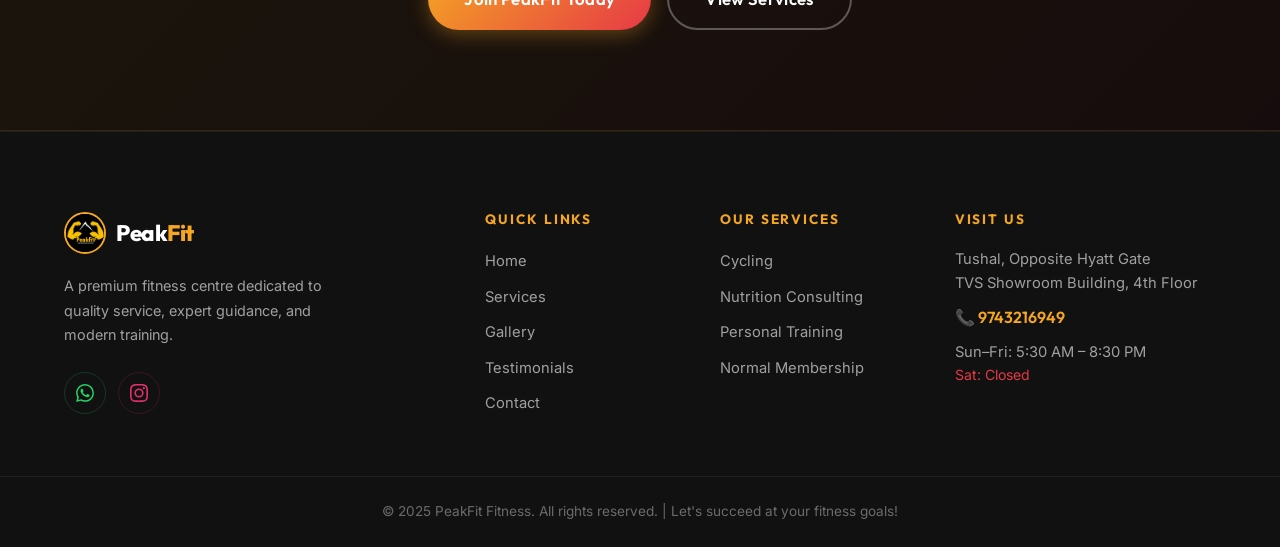
<file: testimonials.html>
<!DOCTYPE html>
<html lang="en">
<head>
  <meta charset="UTF-8" />
  <meta name="viewport" content="width=device-width, initial-scale=1.0" />
  <title>Testimonials – PeakFit Fitness</title>
  <meta name="description" content="Read real success stories and testimonials from PeakFit Fitness members who transformed their lives." />
  <link rel="stylesheet" href="css/style.css" />
  <link rel="preconnect" href="https://fonts.googleapis.com" />
  <link rel="preconnect" href="https://fonts.gstatic.com" crossorigin />
  <link href="https://fonts.googleapis.com/css2?family=Outfit:wght@300;400;500;600;700;800;900&family=Inter:wght@300;400;500;600&display=swap" rel="stylesheet" />
</head>
<body>

  <!-- NAVBAR -->
  <nav class="navbar" id="navbar">
    <div class="nav-container">
      <a href="index.html" class="nav-logo">
        <img src="gallery/logo.jpeg" alt="PeakFit Logo" class="logo-img" />
        <span class="logo-text">Peak<span class="accent">Fit</span></span>
      </a>
      <ul class="nav-links" id="navLinks">
        <li><a href="index.html" class="nav-link">Home</a></li>
        <li><a href="services.html" class="nav-link">Services</a></li>
        <li><a href="gallery.html" class="nav-link">Gallery</a></li>
        <li><a href="testimonials.html" class="nav-link active">Testimonials</a></li>
        <li><a href="contact.html" class="nav-link">Contact</a></li>
      </ul>
      <a href="contact.html" class="btn btn-primary nav-cta">Join Now</a>
      <button class="hamburger" id="hamburger" aria-label="Toggle Menu">
        <span></span><span></span><span></span>
      </button>
    </div>
  </nav>

  <!-- PAGE HERO -->
  <section class="page-hero" style="background-image:url('gallery/studio 3.jpeg')">
    <div class="page-hero-overlay"></div>
    <div class="container page-hero-content">
      <p class="section-eyebrow">Real Stories</p>
      <h1 class="page-hero-title">Member <span class="gradient-text">Success Stories</span></h1>
      <p>Hear directly from our members who transformed their lives at PeakFit.</p>
    </div>
  </section>

  <!-- STATS BAR -->
  <section class="stats-bar">
    <div class="container stats-bar-inner">
      <div class="stat-item">
        <span class="stat-num-lg">500+</span>
        <span>Happy Members</span>
      </div>
      <div class="stat-divider-v"></div>
      <div class="stat-item">
        <span class="stat-num-lg">98%</span>
        <span>Satisfaction Rate</span>
      </div>
      <div class="stat-divider-v"></div>
      <div class="stat-item">
        <span class="stat-num-lg">5★</span>
        <span>Average Rating</span>
      </div>
      <div class="stat-divider-v"></div>
      <div class="stat-item">
        <span class="stat-num-lg">7+</span>
        <span>Years of Excellence</span>
      </div>
    </div>
  </section>

  <!-- REVIEW IMAGES -->
  <section class="section-gap">
    <div class="container">
      <p class="section-eyebrow text-center">What They're Saying</p>
      <h2 class="section-title text-center">Real <span class="gradient-text">Reviews</span></h2>
      <div class="reviews-masonry">
        <div class="review-card-img">
          <div class="review-img-wrapper">
            <img src="gallery/review (1).jpeg" alt="PeakFit Member Review" loading="lazy"/>
          </div>
          <div class="review-card-footer">
            <div class="review-stars-gold">★★★★★</div>
            <span class="review-verified">✅ Verified Member</span>
          </div>
        </div>
        <div class="review-card-img">
          <div class="review-img-wrapper">
            <img src="gallery/review (2).jpeg" alt="PeakFit Member Review" loading="lazy"/>
          </div>
          <div class="review-card-footer">
            <div class="review-stars-gold">★★★★★</div>
            <span class="review-verified">✅ Verified Member</span>
          </div>
        </div>
        <div class="review-card-img">
          <div class="review-img-wrapper">
            <img src="gallery/review (3).jpeg" alt="PeakFit Member Review" loading="lazy"/>
          </div>
          <div class="review-card-footer">
            <div class="review-stars-gold">★★★★★</div>
            <span class="review-verified">✅ Verified Member</span>
          </div>
        </div>
        <div class="review-card-img">
          <div class="review-img-wrapper">
            <img src="gallery/review (4).jpeg" alt="PeakFit Member Review" loading="lazy"/>
          </div>
          <div class="review-card-footer">
            <div class="review-stars-gold">★★★★★</div>
            <span class="review-verified">✅ Verified Member</span>
          </div>
        </div>
        <div class="review-card-img review-card-wide">
          <div class="review-img-wrapper">
            <img src="gallery/review (7).jpeg" alt="PeakFit Member Review" loading="lazy"/>
          </div>
          <div class="review-card-footer">
            <div class="review-stars-gold">★★★★★</div>
            <span class="review-verified">✅ Verified Member</span>
          </div>
        </div>
      </div>
    </div>
  </section>

  <!-- VIDEO TESTIMONIALS -->
  <section class="video-section section-gap bg-dark-alt">
    <div class="container">
      <p class="section-eyebrow text-center">Video Testimonials</p>
      <h2 class="section-title text-center">See Our <span class="gradient-text">Community</span></h2>
      <div class="video-grid">
        <div class="video-card video-card-main">
          <div class="video-frame-wrap">
            <iframe
              src="https://www.youtube.com/embed/WlTQG9CSSpc"
              title="PeakFit Fitness – Main Video"
              frameborder="0"
              allow="accelerometer; autoplay; clipboard-write; encrypted-media; gyroscope; picture-in-picture"
              allowfullscreen>
            </iframe>
          </div>
          <div class="video-label">
            <span class="video-tag">Featured</span>
            <h4>PeakFit Fitness Centre Tour</h4>
          </div>
        </div>
        <div class="video-card video-card-side">
          <div class="video-frame-wrap video-frame-short">
            <iframe
              src="https://www.youtube.com/embed/o1RymjUprbM"
              title="PeakFit Fitness – Short"
              frameborder="0"
              allow="accelerometer; autoplay; clipboard-write; encrypted-media; gyroscope; picture-in-picture"
              allowfullscreen>
            </iframe>
          </div>
          <div class="video-label">
            <span class="video-tag">Short</span>
            <h4>Training Highlights</h4>
          </div>
        </div>
      </div>
    </div>
  </section>

  <!-- CTA -->
  <section class="cta-section section-gap">
    <div class="container cta-inner">
      <h2>Ready to Write Your Own <span class="gradient-text">Success Story?</span></h2>
      <p>Join PeakFit today and start your transformation journey.</p>
      <div class="cta-actions">
        <a href="contact.html" class="btn btn-primary btn-lg">Join PeakFit Today</a>
        <a href="services.html" class="btn btn-outline btn-lg">View Services</a>
      </div>
    </div>
  </section>

  <!-- FOOTER -->
  <footer class="footer">
    <div class="container footer-grid">
      <div class="footer-brand">
        <a href="index.html" class="nav-logo">
          <img src="gallery/logo.jpeg" alt="PeakFit Logo" class="logo-img" />
          <span class="logo-text">Peak<span class="accent">Fit</span></span>
        </a>
        <p>A premium fitness centre dedicated to quality service, expert guidance, and modern training.</p>
        <div class="social-links">
          <a href="https://wa.me/9779743216949" target="_blank" class="social-btn whatsapp" aria-label="WhatsApp">
            <svg viewBox="0 0 24 24" fill="currentColor"><path d="M17.472 14.382c-.297-.149-1.758-.867-2.03-.967-.273-.099-.471-.148-.67.15-.197.297-.767.966-.94 1.164-.173.199-.347.223-.644.075-.297-.15-1.255-.463-2.39-1.475-.883-.788-1.48-1.761-1.653-2.059-.173-.297-.018-.458.13-.606.134-.133.298-.347.446-.52.149-.174.198-.298.298-.497.099-.198.05-.371-.025-.52-.075-.149-.669-1.612-.916-2.207-.242-.579-.487-.5-.669-.51-.173-.008-.371-.01-.57-.01-.198 0-.52.074-.792.372-.272.297-1.04 1.016-1.04 2.479 0 1.462 1.065 2.875 1.213 3.074.149.198 2.096 3.2 5.077 4.487.709.306 1.262.489 1.694.625.712.227 1.36.195 1.871.118.571-.085 1.758-.719 2.006-1.413.248-.694.248-1.289.173-1.413-.074-.124-.272-.198-.57-.347m-5.421 7.403h-.004a9.87 9.87 0 01-5.031-1.378l-.361-.214-3.741.982.998-3.648-.235-.374a9.86 9.86 0 01-1.51-5.26c.001-5.45 4.436-9.884 9.888-9.884 2.64 0 5.122 1.03 6.988 2.898a9.825 9.825 0 012.893 6.994c-.003 5.45-4.437 9.884-9.885 9.884m8.413-18.297A11.815 11.815 0 0012.05 0C5.495 0 .16 5.335.157 11.892c0 2.096.547 4.142 1.588 5.945L.057 24l6.305-1.654a11.882 11.882 0 005.683 1.448h.005c6.554 0 11.89-5.335 11.893-11.893a11.821 11.821 0 00-3.48-8.413z"/></svg>
          </a>
          <a href="https://www.instagram.com/peakfit_fitness" target="_blank" class="social-btn instagram" aria-label="Instagram">
            <svg viewBox="0 0 24 24" fill="currentColor"><path d="M12 2.163c3.204 0 3.584.012 4.85.07 3.252.148 4.771 1.691 4.919 4.919.058 1.265.069 1.645.069 4.849 0 3.205-.012 3.584-.069 4.849-.149 3.225-1.664 4.771-4.919 4.919-1.266.058-1.644.07-4.85.07-3.204 0-3.584-.012-4.849-.07-3.26-.149-4.771-1.699-4.919-4.92-.058-1.265-.07-1.644-.07-4.849 0-3.204.013-3.583.07-4.849.149-3.227 1.664-4.771 4.919-4.919 1.266-.057 1.645-.069 4.849-.069zM12 0C8.741 0 8.333.014 7.053.072 2.695.272.273 2.69.073 7.052.014 8.333 0 8.741 0 12c0 3.259.014 3.668.072 4.948.2 4.358 2.618 6.78 6.98 6.98C8.333 23.986 8.741 24 12 24c3.259 0 3.668-.014 4.948-.072 4.354-.2 6.782-2.618 6.979-6.98.059-1.28.073-1.689.073-4.948 0-3.259-.014-3.667-.072-4.947-.196-4.354-2.617-6.78-6.979-6.98C15.668.014 15.259 0 12 0zm0 5.838a6.162 6.162 0 100 12.324 6.162 6.162 0 000-12.324zM12 16a4 4 0 110-8 4 4 0 010 8zm6.406-11.845a1.44 1.44 0 100 2.881 1.44 1.44 0 000-2.881z"/></svg>
          </a>
        </div>
      </div>
      <div class="footer-col">
        <h4>Quick Links</h4>
        <ul>
          <li><a href="index.html">Home</a></li>
          <li><a href="services.html">Services</a></li>
          <li><a href="gallery.html">Gallery</a></li>
          <li><a href="testimonials.html">Testimonials</a></li>
          <li><a href="contact.html">Contact</a></li>
        </ul>
      </div>
      <div class="footer-col">
        <h4>Our Services</h4>
        <ul>
          <li><a href="services.html">Cycling</a></li>
          <li><a href="services.html">Nutrition Consulting</a></li>
          <li><a href="services.html">Personal Training</a></li>
          <li><a href="services.html">Normal Membership</a></li>
        </ul>
      </div>
      <div class="footer-col">
        <h4>Visit Us</h4>
        <address>
          <p>Tushal, Opposite Hyatt Gate<br/>TVS Showroom Building, 4th Floor</p>
          <a href="tel:9743216949" class="footer-phone">📞 9743216949</a>
          <p class="footer-hours">Sun–Fri: 5:30 AM – 8:30 PM<br/><span class="closed">Sat: Closed</span></p>
        </address>
      </div>
    </div>
    <div class="footer-bottom">
      <p>© 2025 PeakFit Fitness. All rights reserved. | Let's succeed at your fitness goals!</p>
    </div>
  </footer>

  <script src="js/main.js"></script>
</body>
</html>
</file>
<file: css/style.css>
/* ===================================================
   PEAKFIT FITNESS – PREMIUM CSS
   =================================================== */

/* ---- VARIABLES ---- */
:root {
  --gold: #f5a623;
  --gold-light: #ffd166;
  --gold-dark: #d4880f;
  --red: #e63946;
  --dark: #0a0a0a;
  --dark-2: #111111;
  --dark-3: #181818;
  --dark-4: #1e1e1e;
  --card-bg: #141414;
  --card-border: rgba(245, 166, 35, 0.15);
  --text-white: #ffffff;
  --text-grey: #a0a0a0;
  --text-muted: #6b6b6b;
  --gradient: linear-gradient(135deg, #f5a623 0%, #e63946 100%);
  --gradient-subtle: linear-gradient(135deg, rgba(245,166,35,0.15) 0%, rgba(230,57,70,0.08) 100%);
  --radius: 16px;
  --radius-sm: 10px;
  --radius-lg: 24px;
  --shadow: 0 8px 32px rgba(0,0,0,0.4);
  --shadow-gold: 0 4px 24px rgba(245,166,35,0.25);
  --transition: all 0.3s cubic-bezier(0.4, 0, 0.2, 1);
  --font-main: 'Outfit', sans-serif;
  --font-body: 'Inter', sans-serif;
}

/* ---- RESET ---- */
*, *::before, *::after { box-sizing: border-box; margin: 0; padding: 0; }
html { scroll-behavior: smooth; }
body {
  font-family: var(--font-body);
  background: var(--dark);
  color: var(--text-white);
  line-height: 1.6;
  overflow-x: hidden;
}
img { max-width: 100%; display: block; object-fit: cover; }
a { text-decoration: none; color: inherit; }
ul { list-style: none; }
address { font-style: normal; }

/* ---- TYPOGRAPHY ---- */
h1, h2, h3, h4, h5 { font-family: var(--font-main); font-weight: 700; line-height: 1.15; }
h1 { font-size: clamp(2.4rem, 5vw, 4.5rem); }
h2 { font-size: clamp(1.8rem, 3vw, 3rem); }
h3 { font-size: clamp(1.2rem, 2vw, 1.6rem); }

/* ---- UTILITIES ---- */
.container {
  max-width: 1200px;
  margin: 0 auto;
  padding: 0 24px;
}
.section-gap { padding: 100px 0; }
.bg-dark-alt { background: var(--dark-3); }
.text-center { text-align: center; }

.section-eyebrow {
  font-family: var(--font-main);
  font-size: 0.85rem;
  font-weight: 600;
  letter-spacing: 0.18em;
  text-transform: uppercase;
  color: var(--gold);
  margin-bottom: 14px;
}
.section-title {
  font-size: clamp(1.8rem, 3vw, 2.8rem);
  font-weight: 800;
  margin-bottom: 20px;
  color: var(--text-white);
}
.gradient-text {
  background: var(--gradient);
  -webkit-background-clip: text;
  -webkit-text-fill-color: transparent;
  background-clip: text;
}
.accent { color: var(--gold); }

/* ---- BUTTONS ---- */
.btn {
  display: inline-flex;
  align-items: center;
  gap: 8px;
  padding: 13px 28px;
  border-radius: 50px;
  font-family: var(--font-main);
  font-weight: 600;
  font-size: 0.95rem;
  cursor: pointer;
  border: none;
  transition: var(--transition);
  white-space: nowrap;
  letter-spacing: 0.02em;
}
.btn-primary {
  background: var(--gradient);
  color: #fff;
  box-shadow: 0 4px 20px rgba(245,166,35,0.35);
}
.btn-primary:hover {
  transform: translateY(-2px);
  box-shadow: 0 8px 30px rgba(245,166,35,0.5);
}
.btn-outline {
  background: transparent;
  color: var(--text-white);
  border: 2px solid rgba(255,255,255,0.3);
}
.btn-outline:hover {
  border-color: var(--gold);
  color: var(--gold);
  background: rgba(245,166,35,0.06);
}
.btn-lg { padding: 16px 36px; font-size: 1.05rem; }
.btn-full { width: 100%; justify-content: center; }

/* ---- NAVBAR ---- */
.navbar {
  position: fixed;
  top: 0;
  left: 0;
  right: 0;
  z-index: 1000;
  padding: 18px 0;
  transition: var(--transition);
  background: transparent;
}
.navbar.scrolled {
  background: rgba(10,10,10,0.95);
  backdrop-filter: blur(20px);
  padding: 12px 0;
  border-bottom: 1px solid rgba(245,166,35,0.12);
}
.nav-container {
  max-width: 1200px;
  margin: 0 auto;
  padding: 0 24px;
  display: flex;
  align-items: center;
  gap: 32px;
}
.nav-logo {
  display: flex;
  align-items: center;
  gap: 10px;
  flex-shrink: 0;
}
.logo-img {
  width: 42px;
  height: 42px;
  border-radius: 50%;
  object-fit: cover;
  border: 2px solid var(--gold);
}
.logo-text {
  font-family: var(--font-main);
  font-size: 1.4rem;
  font-weight: 800;
  color: #fff;
  letter-spacing: -0.02em;
}
.nav-links {
  display: flex;
  align-items: center;
  gap: 8px;
  margin-left: auto;
}
.nav-link {
  font-family: var(--font-main);
  font-weight: 500;
  font-size: 0.95rem;
  color: rgba(255,255,255,0.75);
  padding: 6px 14px;
  border-radius: 50px;
  transition: var(--transition);
}
.nav-link:hover, .nav-link.active {
  color: var(--gold);
  background: rgba(245,166,35,0.08);
}
.nav-cta { margin-left: 12px; padding: 10px 22px; }

.hamburger {
  display: none;
  flex-direction: column;
  gap: 5px;
  background: none;
  border: none;
  cursor: pointer;
  padding: 6px;
  margin-left: auto;
}
.hamburger span {
  display: block;
  width: 24px;
  height: 2px;
  background: var(--text-white);
  border-radius: 4px;
  transition: var(--transition);
}
.hamburger.open span:nth-child(1) { transform: rotate(45deg) translate(5px,5px); }
.hamburger.open span:nth-child(2) { opacity: 0; }
.hamburger.open span:nth-child(3) { transform: rotate(-45deg) translate(5px,-5px); }

/* ---- HERO ---- */
.hero {
  position: relative;
  min-height: 100vh;
  display: flex;
  align-items: center;
  overflow: hidden;
}
.hero-bg {
  position: absolute;
  inset: 0;
}
.hero-slide {
  position: absolute;
  inset: 0;
  background-size: cover;
  background-position: center;
  opacity: 0;
  transition: opacity 1.2s ease-in-out;
}
.hero-slide.active { opacity: 1; }
.hero-overlay {
  position: absolute;
  inset: 0;
  background: linear-gradient(
    135deg,
    rgba(0,0,0,0.80) 0%,
    rgba(0,0,0,0.55) 60%,
    rgba(245,166,35,0.08) 100%
  );
  z-index: 1;
}
.hero-content {
  position: relative;
  z-index: 2;
  padding-top: 120px;
}
.hero-badge {
  display: inline-flex;
  align-items: center;
  gap: 8px;
  background: rgba(245,166,35,0.12);
  border: 1px solid rgba(245,166,35,0.3);
  border-radius: 50px;
  padding: 6px 16px;
  font-size: 0.82rem;
  font-weight: 600;
  font-family: var(--font-main);
  letter-spacing: 0.12em;
  text-transform: uppercase;
  color: var(--gold);
  margin-bottom: 24px;
  animation: fadeInDown 0.8s ease both;
}
.badge-dot {
  width: 7px;
  height: 7px;
  border-radius: 50%;
  background: var(--gold);
  box-shadow: 0 0 10px var(--gold);
  animation: pulse 2s ease-in-out infinite;
}
@keyframes pulse {
  0%, 100% { opacity: 1; transform: scale(1); }
  50% { opacity: 0.6; transform: scale(1.3); }
}
.hero-title {
  font-size: clamp(2.8rem, 6vw, 5.5rem);
  font-weight: 900;
  line-height: 1.08;
  margin-bottom: 20px;
  animation: fadeInUp 0.8s ease 0.2s both;
}
.hero-subtitle {
  font-size: 1.1rem;
  color: rgba(255,255,255,0.7);
  margin-bottom: 36px;
  animation: fadeInUp 0.8s ease 0.35s both;
}
.hero-actions {
  display: flex;
  gap: 16px;
  flex-wrap: wrap;
  animation: fadeInUp 0.8s ease 0.5s both;
  margin-bottom: 60px;
}
.hero-stats {
  display: flex;
  align-items: center;
  gap: 28px;
  animation: fadeInUp 0.8s ease 0.65s both;
}
.stat { text-align: left; }
.stat-num {
  display: block;
  font-family: var(--font-main);
  font-size: 2rem;
  font-weight: 900;
  background: var(--gradient);
  -webkit-background-clip: text;
  -webkit-text-fill-color: transparent;
  background-clip: text;
}
.stat-label {
  font-size: 0.8rem;
  color: rgba(255,255,255,0.55);
  text-transform: uppercase;
  letter-spacing: 0.1em;
}
.stat-divider {
  width: 1px;
  height: 48px;
  background: rgba(255,255,255,0.15);
}
.hero-scroll-hint {
  position: absolute;
  bottom: 30px;
  left: 50%;
  transform: translateX(-50%);
  z-index: 2;
  display: flex;
  flex-direction: column;
  align-items: center;
  gap: 6px;
  font-size: 0.7rem;
  color: rgba(255,255,255,0.4);
  letter-spacing: 0.15em;
  text-transform: uppercase;
}
.scroll-arrow {
  width: 16px;
  height: 16px;
  border-right: 2px solid rgba(255,255,255,0.4);
  border-bottom: 2px solid rgba(255,255,255,0.4);
  transform: rotate(45deg);
  animation: bounce 1.5s ease-in-out infinite;
}
@keyframes bounce {
  0%, 100% { transform: rotate(45deg) translateY(0); }
  50% { transform: rotate(45deg) translateY(4px); }
}
@keyframes fadeInDown {
  from { opacity: 0; transform: translateY(-20px); }
  to { opacity: 1; transform: translateY(0); }
}
@keyframes fadeInUp {
  from { opacity: 0; transform: translateY(24px); }
  to { opacity: 1; transform: translateY(0); }
}

/* ---- PAGE HERO ---- */
.page-hero {
  position: relative;
  min-height: 55vh;
  display: flex;
  align-items: center;
  background-size: cover;
  background-position: center;
  background-attachment: fixed;
}
.page-hero-overlay {
  position: absolute;
  inset: 0;
  background: linear-gradient(to bottom, rgba(0,0,0,0.75) 0%, rgba(0,0,0,0.6) 100%);
}
.page-hero-content {
  position: relative;
  z-index: 2;
  padding-top: 120px;
  padding-bottom: 60px;
}
.page-hero-title {
  font-size: clamp(2.2rem, 4.5vw, 4rem);
  font-weight: 900;
  margin-bottom: 16px;
}
.page-hero-content p {
  color: rgba(255,255,255,0.7);
  font-size: 1.1rem;
}

/* ---- ABOUT STRIP ---- */
.about-grid {
  display: grid;
  grid-template-columns: 1fr 1fr;
  gap: 72px;
  align-items: center;
}
.about-image-wrap {
  position: relative;
}
.about-img {
  width: 100%;
  height: 560px;
  object-fit: cover;
  border-radius: var(--radius-lg);
  box-shadow: var(--shadow);
}
.about-badge-float {
  position: absolute;
  bottom: 28px;
  right: -28px;
  background: var(--dark-4);
  border: 1px solid var(--card-border);
  border-radius: var(--radius);
  padding: 16px 22px;
  display: flex;
  align-items: center;
  gap: 14px;
  box-shadow: var(--shadow-gold);
}
.badge-icon { font-size: 2rem; }
.about-badge-float strong {
  display: block;
  font-family: var(--font-main);
  font-size: 0.95rem;
  font-weight: 700;
  color: var(--gold);
}
.about-badge-float span {
  font-size: 0.8rem;
  color: var(--text-grey);
}
.about-content { }
.about-text {
  color: rgba(255,255,255,0.7);
  font-size: 1.02rem;
  margin-bottom: 20px;
  line-height: 1.75;
}
.about-hours {
  margin: 28px 0 32px;
}
.hours-card {
  display: flex;
  align-items: flex-start;
  gap: 16px;
  background: var(--card-bg);
  border: 1px solid var(--card-border);
  border-radius: var(--radius);
  padding: 20px 24px;
}
.hours-icon { font-size: 1.6rem; }
.hours-card strong {
  display: block;
  font-family: var(--font-main);
  font-weight: 700;
  color: var(--gold);
  margin-bottom: 4px;
}
.hours-card span {
  display: block;
  color: rgba(255,255,255,0.7);
  font-size: 0.92rem;
}
.closed { color: #e63946 !important; font-size: 0.88rem !important; }

/* ---- SERVICES ---- */
.services-grid {
  display: grid;
  grid-template-columns: repeat(auto-fit, minmax(260px, 1fr));
  gap: 24px;
  margin-top: 56px;
}
.service-card {
  background: var(--card-bg);
  border: 1px solid var(--card-border);
  border-radius: var(--radius);
  padding: 36px 28px;
  transition: var(--transition);
  position: relative;
  overflow: hidden;
}
.service-card::before {
  content: '';
  position: absolute;
  top: 0; left: 0; right: 0;
  height: 3px;
  background: var(--gradient);
  transform: scaleX(0);
  transition: var(--transition);
  transform-origin: left;
}
.service-card:hover {
  transform: translateY(-6px);
  border-color: rgba(245,166,35,0.35);
  box-shadow: var(--shadow-gold);
}
.service-card:hover::before { transform: scaleX(1); }
.service-icon {
  font-size: 2.8rem;
  margin-bottom: 18px;
}
.service-card h3 {
  font-size: 1.2rem;
  font-weight: 700;
  margin-bottom: 12px;
  color: var(--text-white);
}
.service-card p {
  color: var(--text-grey);
  font-size: 0.9rem;
  line-height: 1.7;
  margin-bottom: 20px;
}
.service-link {
  color: var(--gold);
  font-weight: 600;
  font-size: 0.9rem;
  transition: var(--transition);
}
.service-link:hover { letter-spacing: 0.02em; }

/* ---- SERVICE DETAIL CARDS ---- */
.service-detail-card {
  display: grid;
  grid-template-columns: auto 1fr;
  gap: 56px;
  align-items: center;
  padding: 64px 0;
  border-bottom: 1px solid rgba(255,255,255,0.06);
}
.service-detail-card.reverse {
  grid-template-columns: 1fr auto;
  direction: rtl;
}
.service-detail-card.reverse > * { direction: ltr; }
.svc-icon-large {
  font-size: 5rem;
  width: 140px;
  height: 140px;
  display: flex;
  align-items: center;
  justify-content: center;
  background: var(--gradient-subtle);
  border: 1px solid var(--card-border);
  border-radius: var(--radius-lg);
  flex-shrink: 0;
}
.svc-content h2 {
  font-size: 2rem;
  font-weight: 800;
  margin-bottom: 16px;
  background: var(--gradient);
  -webkit-background-clip: text;
  -webkit-text-fill-color: transparent;
  background-clip: text;
}
.svc-content p {
  color: rgba(255,255,255,0.7);
  margin-bottom: 24px;
  line-height: 1.8;
  font-size: 1rem;
}
.svc-features {
  display: grid;
  grid-template-columns: 1fr 1fr;
  gap: 10px 24px;
  margin-bottom: 32px;
}
.svc-features li {
  font-size: 0.92rem;
  color: rgba(255,255,255,0.75);
}

/* ---- HOURS BANNER ---- */
.hours-banner-inner {
  text-align: center;
}
.hours-banner-inner h2 { margin-bottom: 40px; }
.hours-table {
  max-width: 480px;
  margin: 0 auto 40px;
  border: 1px solid var(--card-border);
  border-radius: var(--radius);
  overflow: hidden;
}
.hours-row {
  display: flex;
  justify-content: space-between;
  align-items: center;
  padding: 18px 28px;
  font-family: var(--font-main);
  font-size: 1rem;
  border-bottom: 1px solid rgba(255,255,255,0.06);
  background: var(--card-bg);
}
.hours-row:last-child { border-bottom: none; }
.open-badge {
  background: rgba(34,197,94,0.15);
  color: #22c55e;
  padding: 4px 14px;
  border-radius: 50px;
  font-size: 0.85rem;
  font-weight: 600;
}
.closed-badge {
  background: rgba(230,57,70,0.15);
  color: var(--red);
  padding: 4px 14px;
  border-radius: 50px;
  font-size: 0.85rem;
  font-weight: 600;
}
.closed-row { background: rgba(230,57,70,0.04); }

/* ---- VIDEO SECTION ---- */
.video-grid {
  display: grid;
  grid-template-columns: 1.6fr 1fr;
  gap: 28px;
  margin-top: 56px;
}
.video-card {
  background: var(--card-bg);
  border: 1px solid var(--card-border);
  border-radius: var(--radius);
  overflow: hidden;
  transition: var(--transition);
}
.video-card:hover {
  border-color: rgba(245,166,35,0.35);
  box-shadow: var(--shadow-gold);
}
.video-frame-wrap {
  position: relative;
  padding-top: 56.25%;
  background: #000;
}
.video-frame-short { padding-top: 177.78%; }
.video-frame-wrap iframe {
  position: absolute;
  inset: 0;
  width: 100%;
  height: 100%;
}
.video-label {
  padding: 18px 22px;
}
.video-tag {
  display: inline-block;
  background: var(--gradient);
  color: #fff;
  font-size: 0.7rem;
  font-weight: 700;
  letter-spacing: 0.1em;
  text-transform: uppercase;
  padding: 3px 12px;
  border-radius: 50px;
  margin-bottom: 8px;
}
.video-label h4 {
  font-family: var(--font-main);
  font-size: 1rem;
  font-weight: 600;
  color: var(--text-white);
}

/* ---- GALLERY PREVIEW (Home) ---- */
.gallery-masonry {
  display: grid;
  grid-template-columns: repeat(4, 1fr);
  gap: 16px;
  margin-top: 56px;
}
.gallery-item {
  position: relative;
  border-radius: var(--radius);
  overflow: hidden;
  cursor: pointer;
  aspect-ratio: 3/4;
}
.gallery-item img {
  width: 100%;
  height: 100%;
  object-fit: cover;
  transition: transform 0.5s ease;
}
.gallery-item:hover img { transform: scale(1.06); }
.gallery-overlay {
  position: absolute;
  inset: 0;
  background: linear-gradient(to top, rgba(0,0,0,0.75) 0%, transparent 60%);
  display: flex;
  align-items: flex-end;
  padding: 20px;
  opacity: 0;
  transition: var(--transition);
}
.gallery-item:hover .gallery-overlay { opacity: 1; }
.gallery-overlay span {
  font-family: var(--font-main);
  font-weight: 600;
  font-size: 0.9rem;
  color: var(--gold);
}

/* ---- FULL GALLERY PAGE ---- */
.gallery-filters {
  display: flex;
  gap: 12px;
  flex-wrap: wrap;
  margin: 40px 0 36px;
}
.filter-btn {
  padding: 8px 22px;
  border-radius: 50px;
  background: var(--card-bg);
  border: 1px solid var(--card-border);
  color: var(--text-grey);
  font-family: var(--font-main);
  font-weight: 600;
  font-size: 0.9rem;
  cursor: pointer;
  transition: var(--transition);
}
.filter-btn.active, .filter-btn:hover {
  background: var(--gradient);
  border-color: transparent;
  color: #fff;
}
.gallery-full-grid {
  display: grid;
  grid-template-columns: repeat(auto-fill, minmax(280px, 1fr));
  gap: 20px;
}
.gallery-item-full {
  position: relative;
  border-radius: var(--radius);
  overflow: hidden;
  cursor: pointer;
  aspect-ratio: 4/3;
  transition: var(--transition);
}
.gallery-item-full img {
  width: 100%;
  height: 100%;
  object-fit: cover;
  transition: transform 0.5s ease;
}
.gallery-item-full:hover img { transform: scale(1.06); }
.gallery-item-full .gallery-overlay {
  position: absolute;
  inset: 0;
  background: linear-gradient(to top, rgba(0,0,0,0.8) 0%, transparent 55%);
  display: flex;
  flex-direction: column;
  align-items: flex-start;
  justify-content: flex-end;
  padding: 24px;
  opacity: 0;
  transition: var(--transition);
}
.gallery-item-full:hover .gallery-overlay { opacity: 1; }
.gallery-item-full .gallery-overlay span {
  font-family: var(--font-main);
  font-size: 1.1rem;
  font-weight: 700;
  color: var(--gold);
  display: block;
}
.gallery-item-full .gallery-overlay p {
  color: rgba(255,255,255,0.7);
  font-size: 0.85rem;
  margin-top: 4px;
}
.gallery-item-full.hidden { display: none; }

/* ---- LIGHTBOX ---- */
.lightbox {
  position: fixed;
  inset: 0;
  background: rgba(0,0,0,0.95);
  z-index: 9999;
  display: none;
  align-items: center;
  justify-content: center;
}
.lightbox.open { display: flex; }
.lightbox-content {
  max-width: 90vw;
  max-height: 85vh;
  text-align: center;
}
.lightbox-content img {
  max-width: 100%;
  max-height: 80vh;
  border-radius: var(--radius);
  object-fit: contain;
}
.lightbox-content p {
  color: var(--text-grey);
  margin-top: 12px;
  font-family: var(--font-main);
}
.lightbox-close {
  position: absolute;
  top: 24px; right: 24px;
  background: rgba(255,255,255,0.1);
  border: none;
  color: #fff;
  width: 44px; height: 44px;
  border-radius: 50%;
  font-size: 1.2rem;
  cursor: pointer;
  transition: var(--transition);
}
.lightbox-close:hover { background: var(--red); }
.lightbox-prev, .lightbox-next {
  position: absolute;
  top: 50%; transform: translateY(-50%);
  background: rgba(255,255,255,0.1);
  border: none;
  color: #fff;
  width: 50px; height: 50px;
  border-radius: 50%;
  font-size: 1.8rem;
  cursor: pointer;
  transition: var(--transition);
}
.lightbox-prev { left: 20px; }
.lightbox-next { right: 20px; }
.lightbox-prev:hover, .lightbox-next:hover { background: var(--gold); }

/* ---- TESTIMONIALS PREVIEW ---- */
.reviews-strip {
  display: grid;
  grid-template-columns: repeat(3, 1fr);
  gap: 24px;
  margin-top: 56px;
}
.review-img-card {
  background: var(--card-bg);
  border: 1px solid var(--card-border);
  border-radius: var(--radius);
  overflow: hidden;
  transition: var(--transition);
}
.review-img-card:hover {
  transform: translateY(-5px);
  box-shadow: var(--shadow-gold);
  border-color: rgba(245,166,35,0.35);
}
.review-img-card img {
  width: 100%;
  aspect-ratio: 4/3;
  object-fit: cover;
}
.review-stars {
  padding: 14px 18px;
  font-size: 1rem;
  color: var(--gold);
  letter-spacing: 2px;
}

/* ---- FULL TESTIMONIALS ---- */
.stats-bar {
  background: var(--dark-4);
  border-top: 1px solid rgba(255,255,255,0.06);
  border-bottom: 1px solid rgba(255,255,255,0.06);
}
.stats-bar-inner {
  display: flex;
  align-items: center;
  justify-content: center;
  gap: 48px;
  padding: 48px 24px;
  flex-wrap: wrap;
}
.stat-item {
  text-align: center;
}
.stat-num-lg {
  display: block;
  font-family: var(--font-main);
  font-size: 2.8rem;
  font-weight: 900;
  background: var(--gradient);
  -webkit-background-clip: text;
  -webkit-text-fill-color: transparent;
  background-clip: text;
  line-height: 1;
  margin-bottom: 6px;
}
.stat-item > span:last-child {
  font-size: 0.85rem;
  color: var(--text-grey);
  text-transform: uppercase;
  letter-spacing: 0.1em;
}
.stat-divider-v {
  width: 1px;
  height: 60px;
  background: rgba(255,255,255,0.1);
}
.reviews-masonry {
  display: grid;
  grid-template-columns: repeat(3, 1fr);
  gap: 24px;
  margin-top: 56px;
}
.review-card-img {
  background: var(--card-bg);
  border: 1px solid var(--card-border);
  border-radius: var(--radius);
  overflow: hidden;
  transition: var(--transition);
  break-inside: avoid;
}
.review-card-img:hover {
  transform: translateY(-5px);
  border-color: rgba(245,166,35,0.35);
  box-shadow: var(--shadow-gold);
}
.review-card-wide {
  grid-column: span 2;
}
.review-img-wrapper {
  overflow: hidden;
}
.review-img-wrapper img {
  width: 100%;
  aspect-ratio: 16/10;
  object-fit: cover;
  transition: transform 0.5s ease;
}
.review-card-wide .review-img-wrapper img {
  aspect-ratio: 21/9;
}
.review-card-img:hover .review-img-wrapper img { transform: scale(1.04); }
.review-card-footer {
  padding: 16px 20px;
  display: flex;
  align-items: center;
  justify-content: space-between;
}
.review-stars-gold {
  color: var(--gold);
  font-size: 1.1rem;
  letter-spacing: 2px;
}
.review-verified {
  font-size: 0.8rem;
  color: #22c55e;
  font-weight: 600;
}

/* ---- CONTACT ---- */
.contact-grid {
  display: grid;
  grid-template-columns: 1fr 1.3fr;
  gap: 56px;
  align-items: start;
}
.contact-info-card {
  background: var(--card-bg);
  border: 1px solid var(--card-border);
  border-radius: var(--radius-lg);
  padding: 44px 36px;
}
.contact-logo-wrap {
  margin-bottom: 24px;
}
.contact-logo {
  width: 80px;
  height: 80px;
  border-radius: 50%;
  border: 3px solid var(--gold);
  object-fit: cover;
  box-shadow: var(--shadow-gold);
}
.contact-tagline {
  font-size: 1.6rem;
  font-weight: 800;
  margin-bottom: 32px;
  line-height: 1.25;
}
.info-item {
  display: flex;
  gap: 16px;
  align-items: flex-start;
  margin-bottom: 24px;
  padding-bottom: 24px;
  border-bottom: 1px solid rgba(255,255,255,0.06);
}
.info-item:last-of-type { border-bottom: none; }
.info-icon { font-size: 1.5rem; flex-shrink: 0; margin-top: 2px; }
.info-item strong {
  display: block;
  font-family: var(--font-main);
  color: var(--gold);
  font-size: 0.85rem;
  text-transform: uppercase;
  letter-spacing: 0.1em;
  margin-bottom: 4px;
}
.info-item p, .info-item a {
  color: rgba(255,255,255,0.7);
  font-size: 0.95rem;
  line-height: 1.6;
}
.info-item a:hover { color: var(--gold); }

.contact-social-section {
  margin-top: 8px;
}
.contact-social-label {
  font-size: 0.82rem;
  color: var(--text-muted);
  text-transform: uppercase;
  letter-spacing: 0.1em;
  margin-bottom: 14px;
}
.contact-social-btns {
  display: flex;
  flex-direction: column;
  gap: 12px;
}
.contact-social-link {
  display: flex;
  align-items: center;
  gap: 12px;
  padding: 13px 18px;
  border-radius: var(--radius-sm);
  font-weight: 600;
  font-size: 0.95rem;
  transition: var(--transition);
  border: 1px solid transparent;
}
.wa-link {
  background: rgba(37,211,102,0.1);
  color: #25d366;
  border-color: rgba(37,211,102,0.2);
}
.wa-link:hover { background: rgba(37,211,102,0.18); transform: translateX(4px); }
.ig-link {
  background: rgba(225,48,108,0.1);
  color: #e1306c;
  border-color: rgba(225,48,108,0.2);
}
.ig-link:hover { background: rgba(225,48,108,0.18); transform: translateX(4px); }

.contact-form-card {
  background: var(--card-bg);
  border: 1px solid var(--card-border);
  border-radius: var(--radius-lg);
  padding: 44px 36px;
}
.contact-form-card h3 {
  font-size: 1.6rem;
  font-weight: 800;
  margin-bottom: 8px;
}
.form-subtitle {
  color: var(--text-grey);
  font-size: 0.9rem;
  margin-bottom: 24px;
}
.platform-toggle {
  display: flex;
  gap: 10px;
  margin-bottom: 28px;
  background: var(--dark-4);
  padding: 6px;
  border-radius: 50px;
  border: 1px solid rgba(255,255,255,0.06);
}
.platform-btn {
  flex: 1;
  display: flex;
  align-items: center;
  justify-content: center;
  gap: 8px;
  padding: 10px 16px;
  border-radius: 50px;
  background: transparent;
  border: none;
  color: var(--text-grey);
  font-family: var(--font-main);
  font-weight: 600;
  font-size: 0.9rem;
  cursor: pointer;
  transition: var(--transition);
}
.platform-btn.active {
  background: var(--gradient);
  color: #fff;
  box-shadow: 0 2px 12px rgba(245,166,35,0.3);
}
.form-group {
  margin-bottom: 20px;
}
.form-group label {
  display: block;
  font-family: var(--font-main);
  font-size: 0.85rem;
  font-weight: 600;
  color: rgba(255,255,255,0.7);
  margin-bottom: 8px;
  text-transform: uppercase;
  letter-spacing: 0.08em;
}
.form-group input,
.form-group select,
.form-group textarea {
  width: 100%;
  background: var(--dark-4);
  border: 1px solid rgba(255,255,255,0.1);
  border-radius: var(--radius-sm);
  padding: 14px 18px;
  color: var(--text-white);
  font-family: var(--font-body);
  font-size: 0.95rem;
  transition: var(--transition);
  outline: none;
}
.form-group input::placeholder,
.form-group textarea::placeholder { color: var(--text-muted); }
.form-group input:focus,
.form-group select:focus,
.form-group textarea:focus {
  border-color: var(--gold);
  box-shadow: 0 0 0 3px rgba(245,166,35,0.12);
}
.form-group select option { background: var(--dark-3); }
.form-group textarea { resize: vertical; min-height: 120px; }

/* ---- MAP ---- */
.map-wrapper {
  position: relative;
  border-radius: var(--radius-lg);
  overflow: hidden;
  height: 460px;
  margin-top: 56px;
  border: 1px solid var(--card-border);
}
.map-wrapper iframe {
  width: 100%;
  height: 100%;
  border: none;
}
.map-overlay-card {
  position: absolute;
  top: 24px;
  left: 24px;
  background: rgba(10,10,10,0.92);
  backdrop-filter: blur(12px);
  border: 1px solid var(--card-border);
  border-radius: var(--radius);
  padding: 20px 24px;
}
.map-overlay-card strong {
  display: block;
  font-family: var(--font-main);
  color: var(--gold);
  font-size: 1rem;
  margin-bottom: 6px;
}
.map-overlay-card p {
  color: rgba(255,255,255,0.7);
  font-size: 0.85rem;
  line-height: 1.5;
  margin-bottom: 14px;
}

/* ---- CTA SECTION ---- */
.cta-section {
  background: linear-gradient(135deg, rgba(245,166,35,0.08) 0%, rgba(230,57,70,0.06) 100%);
  border-top: 1px solid rgba(245,166,35,0.12);
  border-bottom: 1px solid rgba(245,166,35,0.12);
}
.cta-inner {
  text-align: center;
  max-width: 660px;
  margin: 0 auto;
}
.cta-inner h2 { margin-bottom: 16px; }
.cta-inner > p {
  color: var(--text-grey);
  margin-bottom: 36px;
  font-size: 1.05rem;
}
.cta-actions {
  display: flex;
  gap: 16px;
  justify-content: center;
  flex-wrap: wrap;
}

/* ---- FOOTER ---- */
.footer {
  background: var(--dark-2);
  border-top: 1px solid rgba(255,255,255,0.06);
  padding-top: 80px;
}
.footer-grid {
  display: grid;
  grid-template-columns: 2fr 1fr 1fr 1.4fr;
  gap: 48px;
  padding-bottom: 60px;
}
.footer-brand p {
  color: var(--text-grey);
  font-size: 0.9rem;
  line-height: 1.7;
  margin: 20px 0 24px;
  max-width: 280px;
}
.social-links { display: flex; gap: 12px; }
.social-btn {
  width: 42px; height: 42px;
  border-radius: 50%;
  display: flex;
  align-items: center;
  justify-content: center;
  transition: var(--transition);
  border: 1px solid rgba(255,255,255,0.1);
}
.social-btn svg { width: 18px; height: 18px; }
.social-btn.whatsapp {
  color: #25d366;
  border-color: rgba(37,211,102,0.2);
}
.social-btn.whatsapp:hover {
  background: #25d366;
  color: #fff;
  transform: translateY(-3px);
}
.social-btn.instagram {
  color: #e1306c;
  border-color: rgba(225,48,108,0.2);
}
.social-btn.instagram:hover {
  background: linear-gradient(45deg, #f09433, #e6683c, #dc2743, #cc2366, #bc1888);
  color: #fff;
  border-color: transparent;
  transform: translateY(-3px);
}
.footer-col h4 {
  font-family: var(--font-main);
  font-size: 0.85rem;
  font-weight: 700;
  text-transform: uppercase;
  letter-spacing: 0.14em;
  color: var(--gold);
  margin-bottom: 20px;
}
.footer-col ul { display: flex; flex-direction: column; gap: 10px; }
.footer-col ul li a {
  color: var(--text-grey);
  font-size: 0.92rem;
  transition: var(--transition);
}
.footer-col ul li a:hover { color: var(--text-white); padding-left: 6px; }
.footer-col address p {
  color: var(--text-grey);
  font-size: 0.92rem;
  line-height: 1.6;
  margin-bottom: 10px;
}
.footer-phone {
  display: inline-block;
  color: var(--gold) !important;
  font-weight: 600;
  font-size: 1rem;
  margin-bottom: 10px;
  font-family: var(--font-main);
}
.footer-hours {
  color: var(--text-grey);
  font-size: 0.88rem;
  line-height: 1.7;
}
.footer-bottom {
  border-top: 1px solid rgba(255,255,255,0.06);
  padding: 24px 0;
  text-align: center;
}
.footer-bottom p {
  color: var(--text-muted);
  font-size: 0.85rem;
}

/* ---- ANIMATIONS ---- */
.animate-in {
  animation: fadeInUp 0.7s ease both;
}

/* ---- SCROLL TOP ---- */
.scroll-top {
  position: fixed;
  bottom: 28px;
  right: 28px;
  width: 46px;
  height: 46px;
  background: var(--gradient);
  border: none;
  border-radius: 50%;
  color: #fff;
  font-size: 1.3rem;
  cursor: pointer;
  opacity: 0;
  transform: translateY(20px);
  transition: var(--transition);
  z-index: 900;
  box-shadow: var(--shadow-gold);
}
.scroll-top.visible {
  opacity: 1;
  transform: translateY(0);
}
.scroll-top:hover { transform: scale(1.1); }

/* ---- RESPONSIVE ---- */
@media (max-width: 1024px) {
  .about-grid { grid-template-columns: 1fr; gap: 48px; }
  .about-image-wrap { max-width: 580px; }
  .about-badge-float { right: 0; }
  .footer-grid { grid-template-columns: 1fr 1fr; gap: 36px; }
  .video-grid { grid-template-columns: 1fr 1fr; }
  .gallery-masonry { grid-template-columns: repeat(2, 1fr); }
  .contact-grid { grid-template-columns: 1fr; }
  .service-detail-card { grid-template-columns: 1fr; gap: 32px; }
  .service-detail-card.reverse { grid-template-columns: 1fr; direction: ltr; }
  .svc-icon-large { margin: 0 auto; }
}

@media (max-width: 768px) {
  .section-gap { padding: 70px 0; }
  .nav-links { display: none; flex-direction: column; position: fixed; top: 0; left: 0; right: 0; bottom: 0; background: rgba(10,10,10,0.97); align-items: center; justify-content: center; gap: 20px; z-index: 999; }
  .nav-links.open { display: flex; }
  .nav-link { font-size: 1.3rem; }
  .nav-cta { display: none; }
  .hamburger { display: flex; }
  .hero-title { font-size: 2.6rem; }
  .hero-stats { flex-wrap: wrap; gap: 20px; }
  .stat-divider { display: none; }
  .video-grid { grid-template-columns: 1fr; }
  .reviews-strip { grid-template-columns: 1fr; }
  .reviews-masonry { grid-template-columns: 1fr; }
  .review-card-wide { grid-column: span 1; }
  .footer-grid { grid-template-columns: 1fr; gap: 32px; }
  .gallery-masonry { grid-template-columns: 1fr 1fr; }
  .stats-bar-inner { flex-wrap: wrap; gap: 24px; }
  .stat-divider-v { display: none; }
  .hours-banner-inner { padding: 0 16px; }
  .svc-features { grid-template-columns: 1fr; }
  .map-wrapper { height: 340px; }
  .map-overlay-card { position: static; border-radius: var(--radius); margin-top: 16px; }
  .map-wrapper { border-radius: var(--radius); overflow: visible; height: auto; }
  .map-wrapper iframe { height: 320px; border-radius: var(--radius); }
  .platform-toggle { border-radius: var(--radius-sm); }
}

@media (max-width: 480px) {
  .hero-title { font-size: 2rem; }
  .hero-actions { flex-direction: column; align-items: flex-start; }
  .gallery-masonry { grid-template-columns: 1fr; }
  .contact-form-card, .contact-info-card { padding: 28px 20px; }
  .about-img { height: 360px; }
}
</file>
